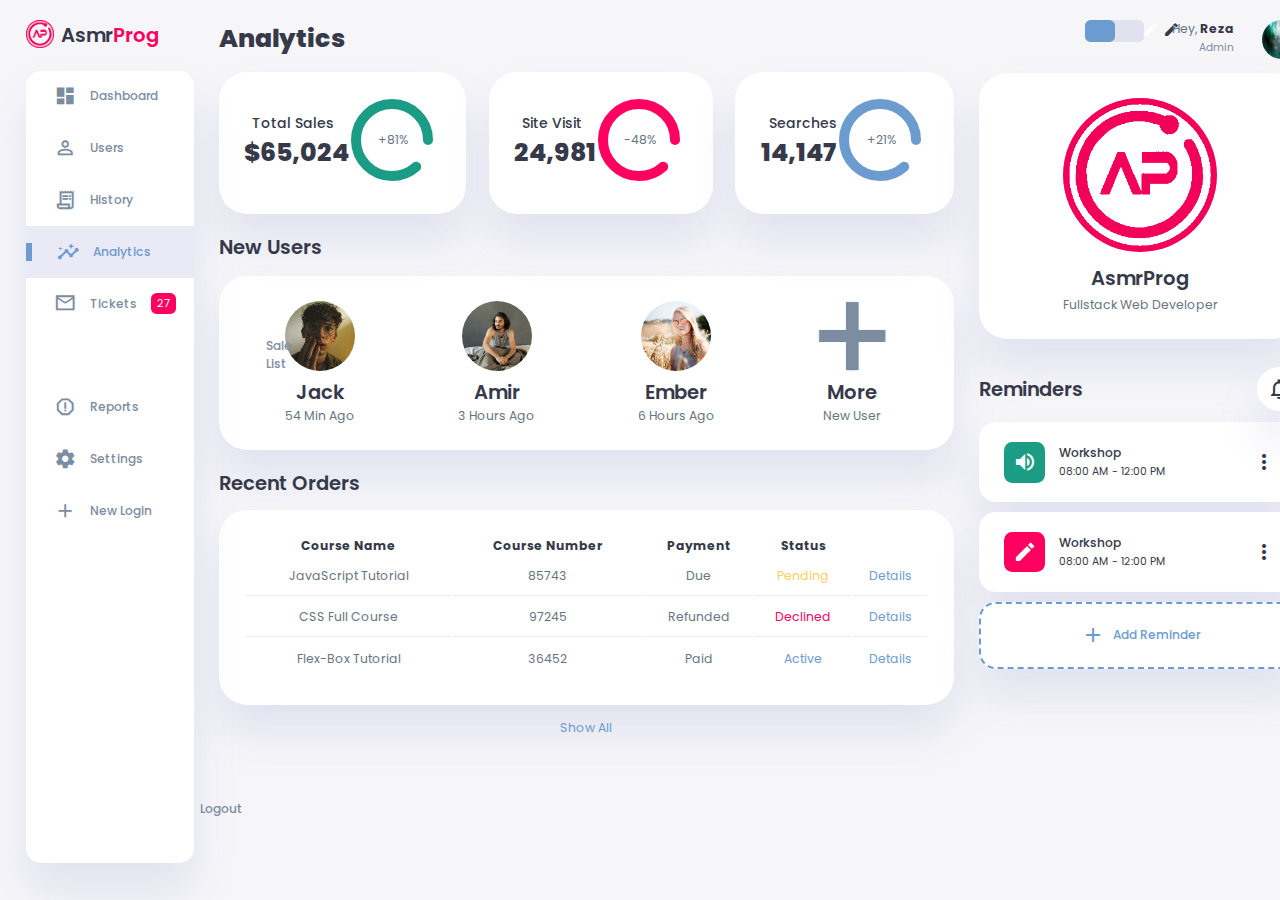
<file: Admin-Dashboard/index.html>
<!DOCTYPE html>
<html lang="en">

<head>
    <meta charset="UTF-8">
    <meta name="viewport" content="width=device-width, initial-scale=1.0">
    <link href="https://fonts.googleapis.com/icon?family=Material+Icons+Sharp" rel="stylesheet">
    <link rel="stylesheet" href="style.css">
    <title>Responsive Dashboard Design #1 | AsmrProg</title>
</head>

<body>

    <div class="container">
        <!-- Sidebar Section -->
        <aside>
            <div class="toggle">
                <div class="logo">
                    <img src="images/logo.png">
                    <h2>Asmr<span class="danger">Prog</span></h2>
                </div>
                <div class="close" id="close-btn">
                    <span class="material-icons-sharp">
                        close
                    </span>
                </div>
            </div>

            <div class="sidebar">
                <a href="#">
                    <span class="material-icons-sharp">
                        dashboard
                    </span>
                    <h3>Dashboard</h3>
                </a>
                <a href="#">
                    <span class="material-icons-sharp">
                        person_outline
                    </span>
                    <h3>Users</h3>
                </a>
                <a href="#">
                    <span class="material-icons-sharp">
                        receipt_long
                    </span>
                    <h3>History</h3>
                </a>
                <a href="#" class="active">
                    <span class="material-icons-sharp">
                        insights
                    </span>
                    <h3>Analytics</h3>
                </a>
                <a href="#">
                    <span class="material-icons-sharp">
                        mail_outline
                    </span>
                    <h3>Tickets</h3>
                    <span class="message-count">27</span>
                </a>
                <a href="#">
                    <span class="material-icons-sharp">
                        inventory
                    </span>
                    <h3>Sale List</h3>
                </a>
                <a href="#">
                    <span class="material-icons-sharp">
                        report_gmailerrorred
                    </span>
                    <h3>Reports</h3>
                </a>
                <a href="#">
                    <span class="material-icons-sharp">
                        settings
                    </span>
                    <h3>Settings</h3>
                </a>
                <a href="#">
                    <span class="material-icons-sharp">
                        add
                    </span>
                    <h3>New Login</h3>
                </a>
                <a href="#">
                    <span class="material-icons-sharp">
                        logout
                    </span>
                    <h3>Logout</h3>
                </a>
            </div>
        </aside>
        <!-- End of Sidebar Section -->

        <!-- Main Content -->
        <main>
            <h1>Analytics</h1>
            <!-- Analyses -->
            <div class="analyse">
                <div class="sales">
                    <div class="status">
                        <div class="info">
                            <h3>Total Sales</h3>
                            <h1>$65,024</h1>
                        </div>
                        <div class="progresss">
                            <svg>
                                <circle cx="38" cy="38" r="36"></circle>
                            </svg>
                            <div class="percentage">
                                <p>+81%</p>
                            </div>
                        </div>
                    </div>
                </div>
                <div class="visits">
                    <div class="status">
                        <div class="info">
                            <h3>Site Visit</h3>
                            <h1>24,981</h1>
                        </div>
                        <div class="progresss">
                            <svg>
                                <circle cx="38" cy="38" r="36"></circle>
                            </svg>
                            <div class="percentage">
                                <p>-48%</p>
                            </div>
                        </div>
                    </div>
                </div>
                <div class="searches">
                    <div class="status">
                        <div class="info">
                            <h3>Searches</h3>
                            <h1>14,147</h1>
                        </div>
                        <div class="progresss">
                            <svg>
                                <circle cx="38" cy="38" r="36"></circle>
                            </svg>
                            <div class="percentage">
                                <p>+21%</p>
                            </div>
                        </div>
                    </div>
                </div>
            </div>
            <!-- End of Analyses -->

            <!-- New Users Section -->
            <div class="new-users">
                <h2>New Users</h2>
                <div class="user-list">
                    <div class="user">
                        <img src="images/profile-2.jpg">
                        <h2>Jack</h2>
                        <p>54 Min Ago</p>
                    </div>
                    <div class="user">
                        <img src="images/profile-3.jpg">
                        <h2>Amir</h2>
                        <p>3 Hours Ago</p>
                    </div>
                    <div class="user">
                        <img src="images/profile-4.jpg">
                        <h2>Ember</h2>
                        <p>6 Hours Ago</p>
                    </div>
                    <div class="user">
                        <img src="images/plus.png">
                        <h2>More</h2>
                        <p>New User</p>
                    </div>
                </div>
            </div>
            <!-- End of New Users Section -->

            <!-- Recent Orders Table -->
            <div class="recent-orders">
                <h2>Recent Orders</h2>
                <table>
                    <thead>
                        <tr>
                            <th>Course Name</th>
                            <th>Course Number</th>
                            <th>Payment</th>
                            <th>Status</th>
                            <th></th>
                        </tr>
                    </thead>
                    <tbody></tbody>
                </table>
                <a href="#">Show All</a>
            </div>
            <!-- End of Recent Orders -->

        </main>
        <!-- End of Main Content -->

        <!-- Right Section -->
        <div class="right-section">
            <div class="nav">
                <button id="menu-btn">
                    <span class="material-icons-sharp">
                        menu
                    </span>
                </button>
                <div class="dark-mode">
                    <span class="material-icons-sharp active">
                        light_mode
                    </span>
                    <span class="material-icons-sharp">
                        dark_mode
                    </span>
                </div>

                <div class="profile">
                    <div class="info">
                        <p>Hey, <b>Reza</b></p>
                        <small class="text-muted">Admin</small>
                    </div>
                    <div class="profile-photo">
                        <img src="images/profile-1.jpg">
                    </div>
                </div>

            </div>
            <!-- End of Nav -->

            <div class="user-profile">
                <div class="logo">
                    <img src="images/logo.png">
                    <h2>AsmrProg</h2>
                    <p>Fullstack Web Developer</p>
                </div>
            </div>

            <div class="reminders">
                <div class="header">
                    <h2>Reminders</h2>
                    <span class="material-icons-sharp">
                        notifications_none
                    </span>
                </div>

                <div class="notification">
                    <div class="icon">
                        <span class="material-icons-sharp">
                            volume_up
                        </span>
                    </div>
                    <div class="content">
                        <div class="info">
                            <h3>Workshop</h3>
                            <small class="text_muted">
                                08:00 AM - 12:00 PM
                            </small>
                        </div>
                        <span class="material-icons-sharp">
                            more_vert
                        </span>
                    </div>
                </div>

                <div class="notification deactive">
                    <div class="icon">
                        <span class="material-icons-sharp">
                            edit
                        </span>
                    </div>
                    <div class="content">
                        <div class="info">
                            <h3>Workshop</h3>
                            <small class="text_muted">
                                08:00 AM - 12:00 PM
                            </small>
                        </div>
                        <span class="material-icons-sharp">
                            more_vert
                        </span>
                    </div>
                </div>

                <div class="notification add-reminder">
                    <div>
                        <span class="material-icons-sharp">
                            add
                        </span>
                        <h3>Add Reminder</h3>
                    </div>
                </div>

            </div>

        </div>


    </div>

    <script src="orders.js"></script>
    <script src="index.js"></script>
</body>

</html>
</file>
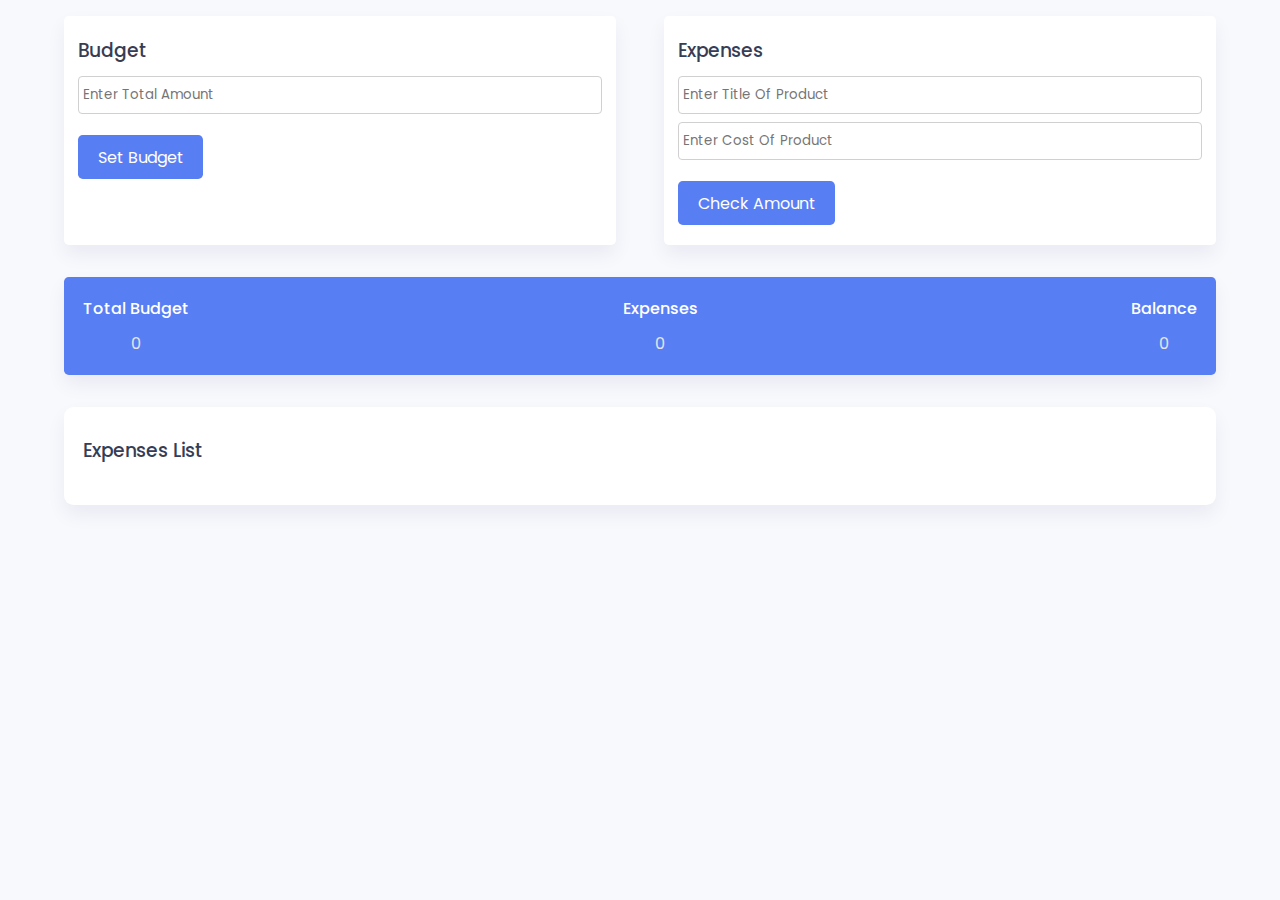
<file: Budget App/index.html>
<!DOCTYPE html>
<html lang="en">

<head>
    <meta charset="UTF-8">
    <meta http-equiv="X-UA-Compatible" content="IE=edge">
    <meta name="viewport" content="width=device-width, initial-scale=1.0">
    <link rel="stylesheet" href="https://cdnjs.cloudflare.com/ajax/libs/font-awesome/6.3.0/css/all.min.css">
    <link rel="stylesheet" href="style.css">
    <title>Day #18 - Budget App | AsmrProg</title>
</head>

<body>

    <div class="wrapper">
        <div class="container">
            <div class="sub-container">
                <div class="total-amount-container">
                    <h3>Budget</h3>
                    <p class="hide error" id="budget-error">
                        Value cannot be empty or negative
                    </p>
                    <input type="number" id="total-amount" placeholder="Enter Total Amount">
                    <button class="submit" id="total-amount-button">
                        Set Budget
                    </button>
                </div>

                <div class="user-amount-container">
                    <h3>Expenses</h3>
                    <p class="hide error" id="product-title-error">
                        Values cannot be empty
                    </p>
                    <input type="text" class="product-title" id="product-title" placeholder="Enter Title Of Product">
                    <input type="number" id="user-amount" placeholder="Enter Cost Of Product">
                    <button class="submit" id="check-amount">Check Amount</button>
                </div>
            </div>

            <div class="output-container flex-space">
                <div>
                    <p>Total Budget</p>
                    <span id="amount">
                        0
                    </span>
                </div>
                <div>
                    <p>Expenses</p>
                    <span id="expenditure-value">
                        0
                    </span>
                </div>
                <div>
                    <p>Balance</p>
                    <span id="balance-amount">
                        0
                    </span>
                </div>
            </div>
        </div>

        <div class="list">
            <h3>Expenses List</h3>
            <div class="list-container" id="list"></div>
        </div>

    </div>


    <script src="index.js"></script>
</body>

</html>
</file>
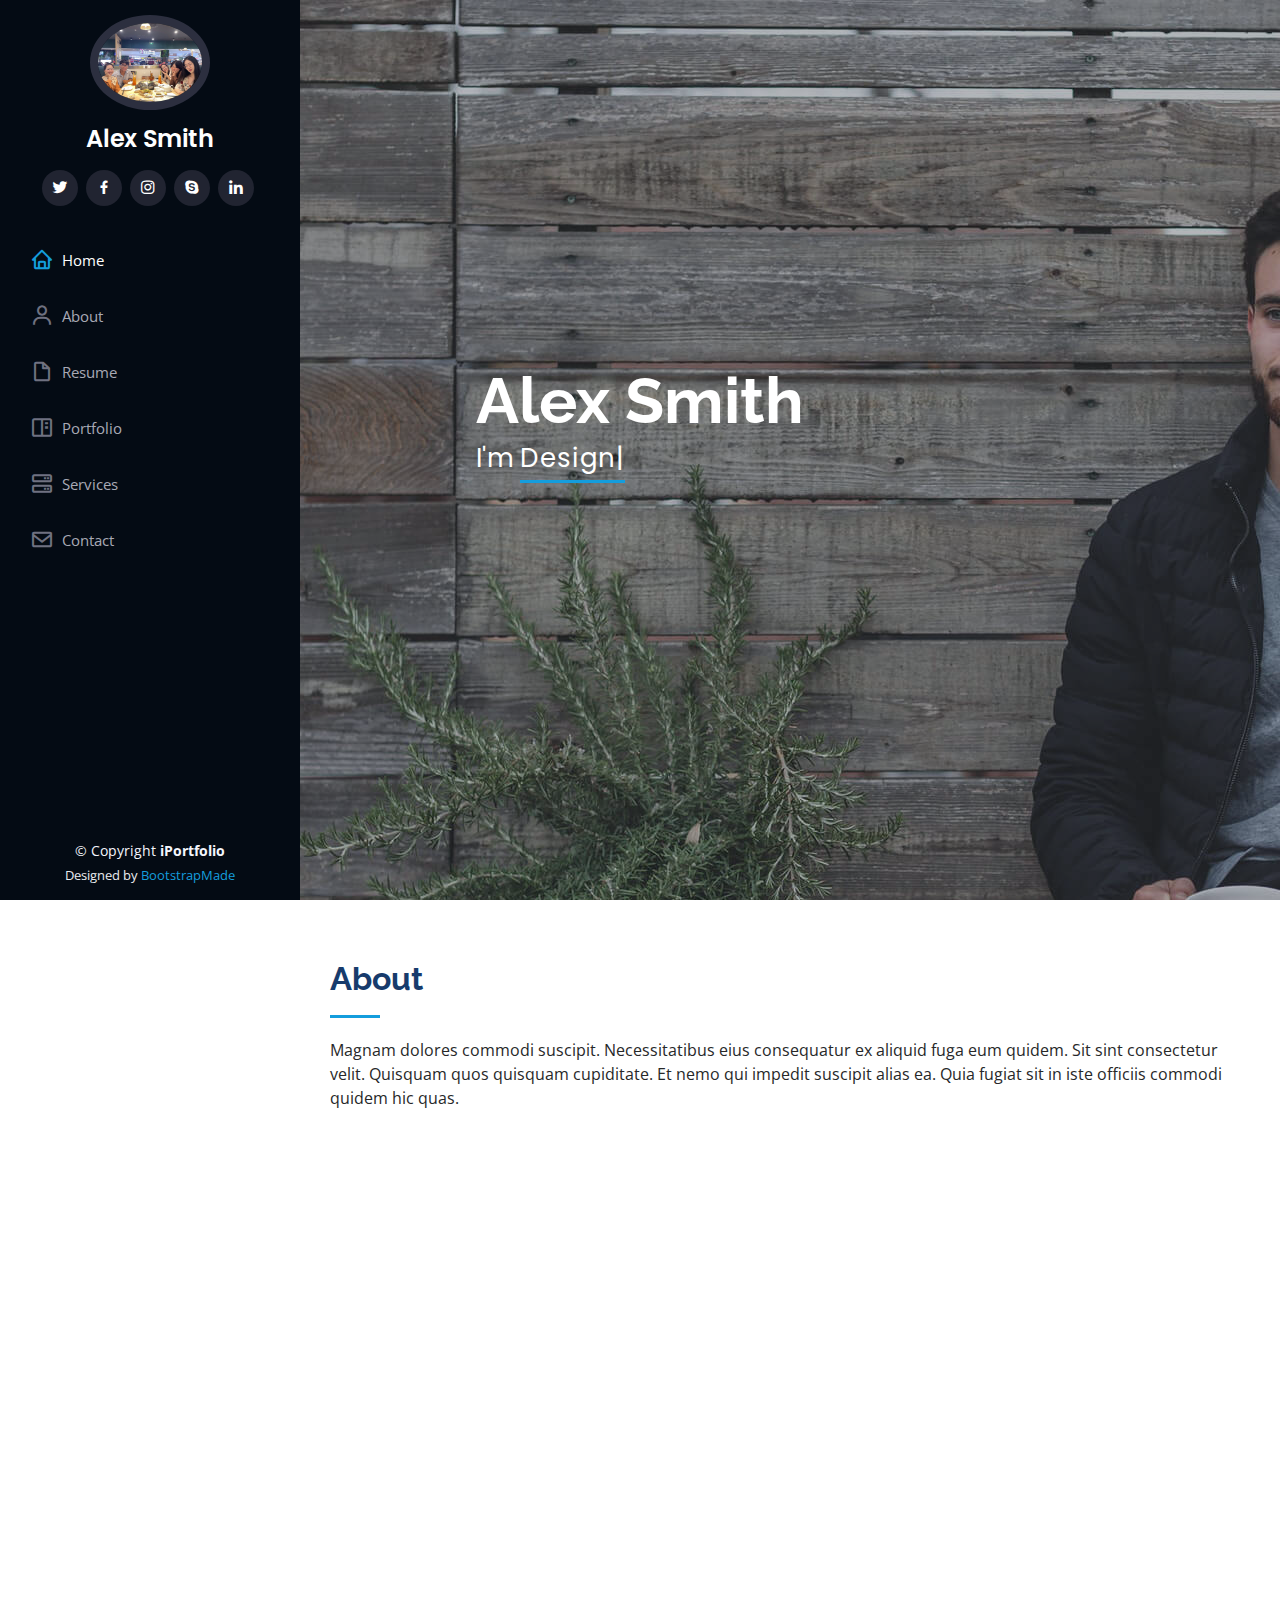
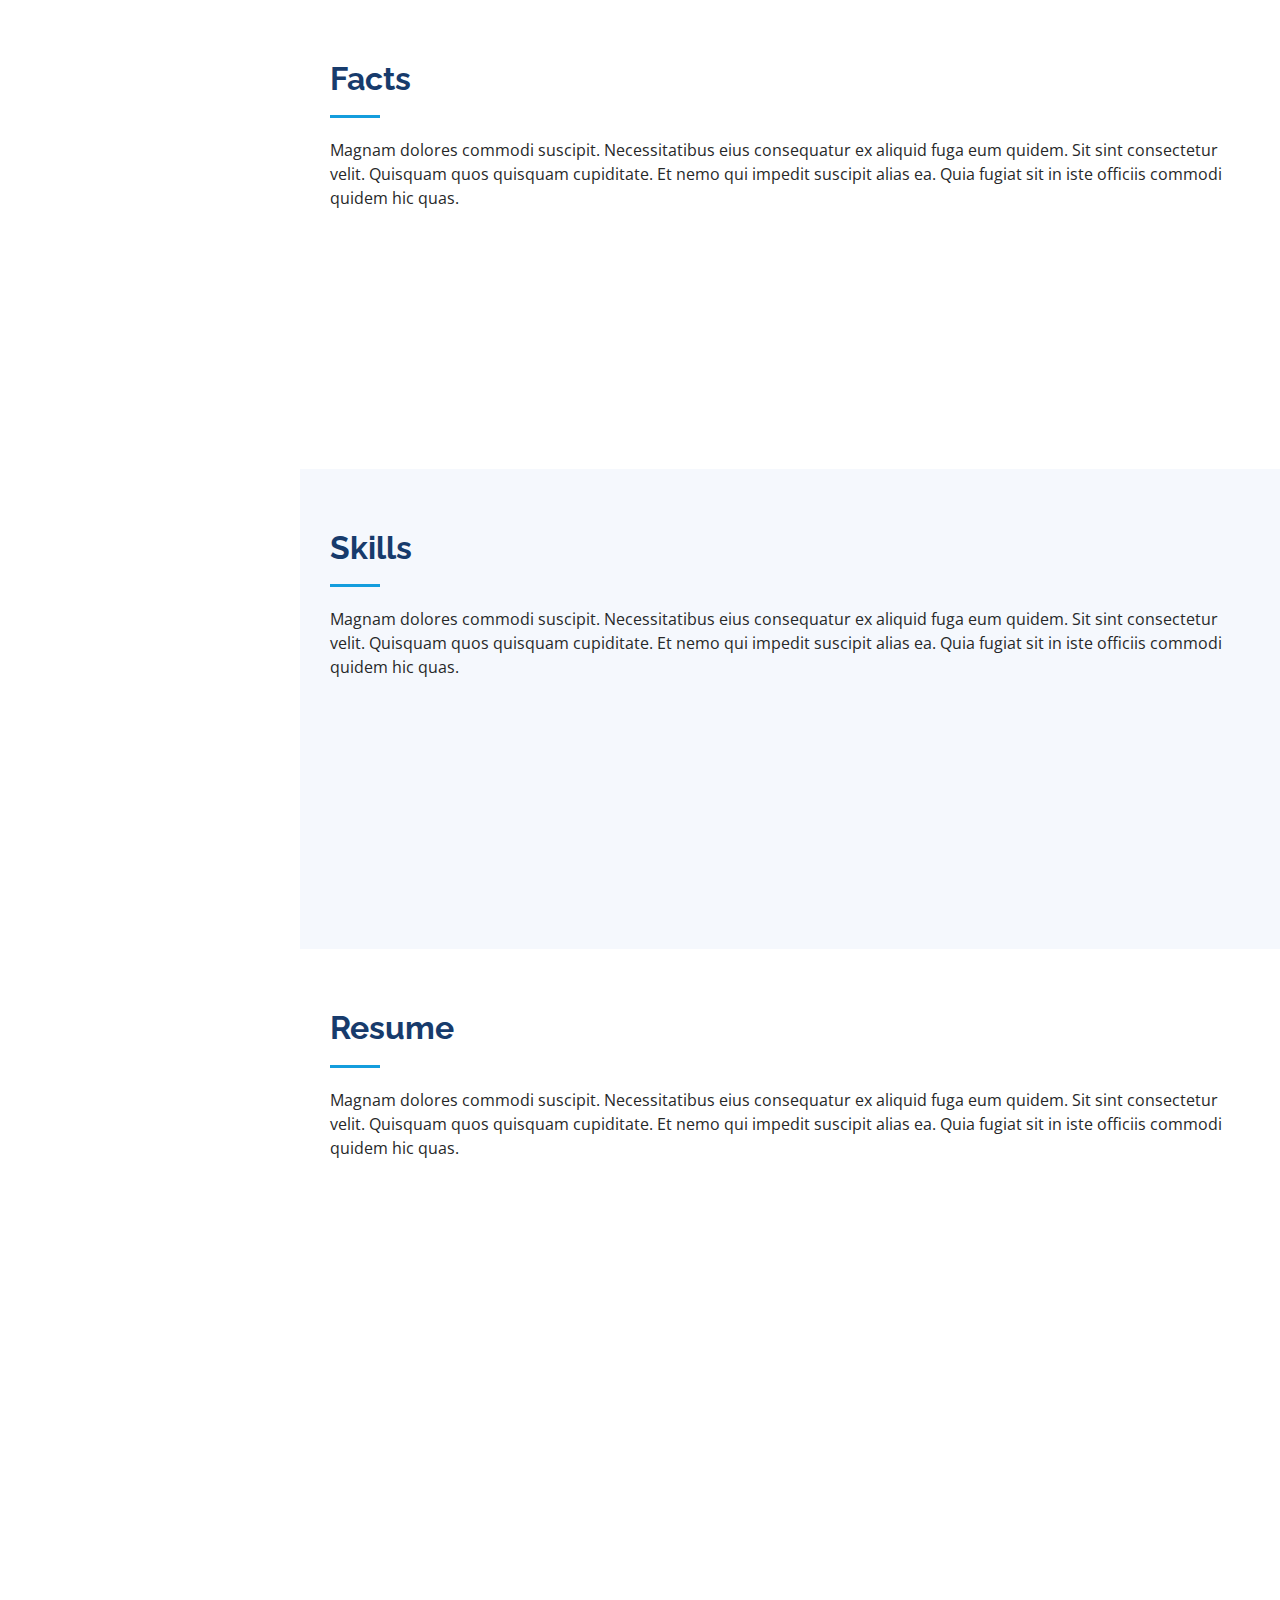
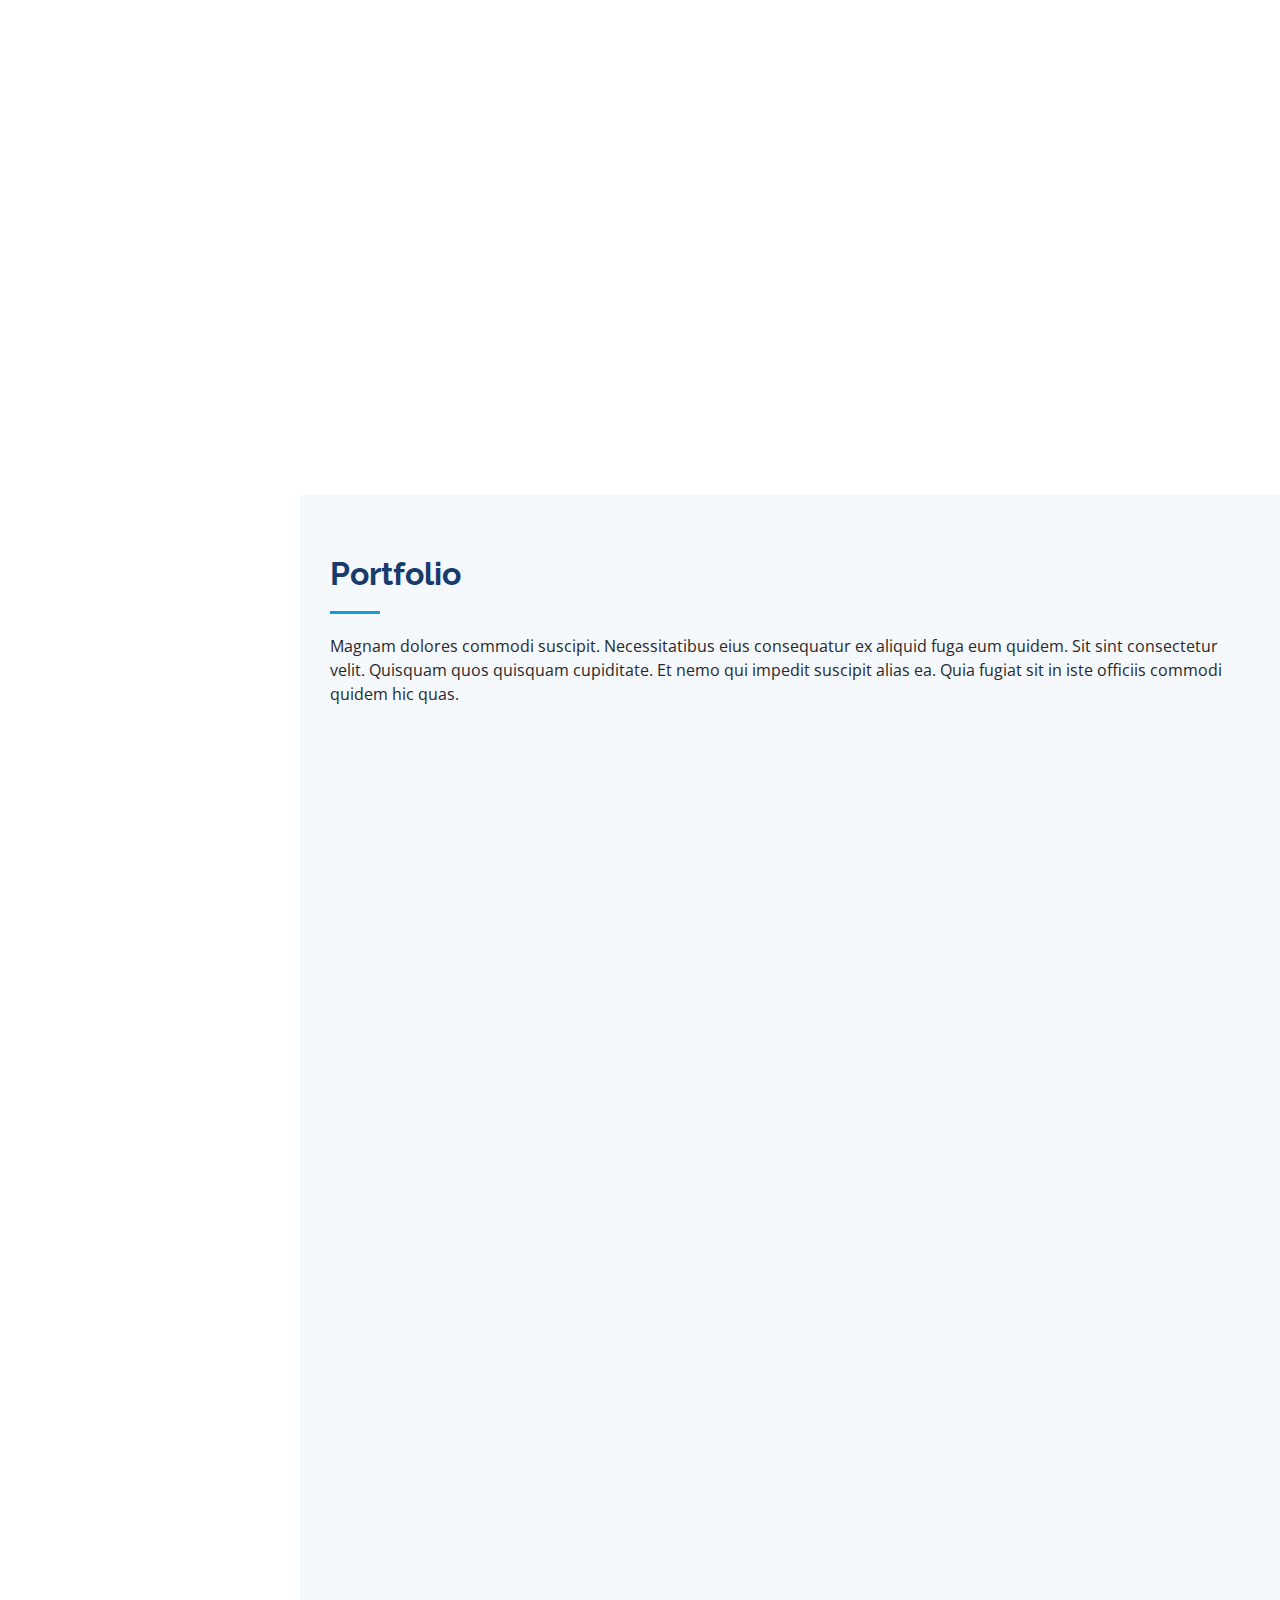
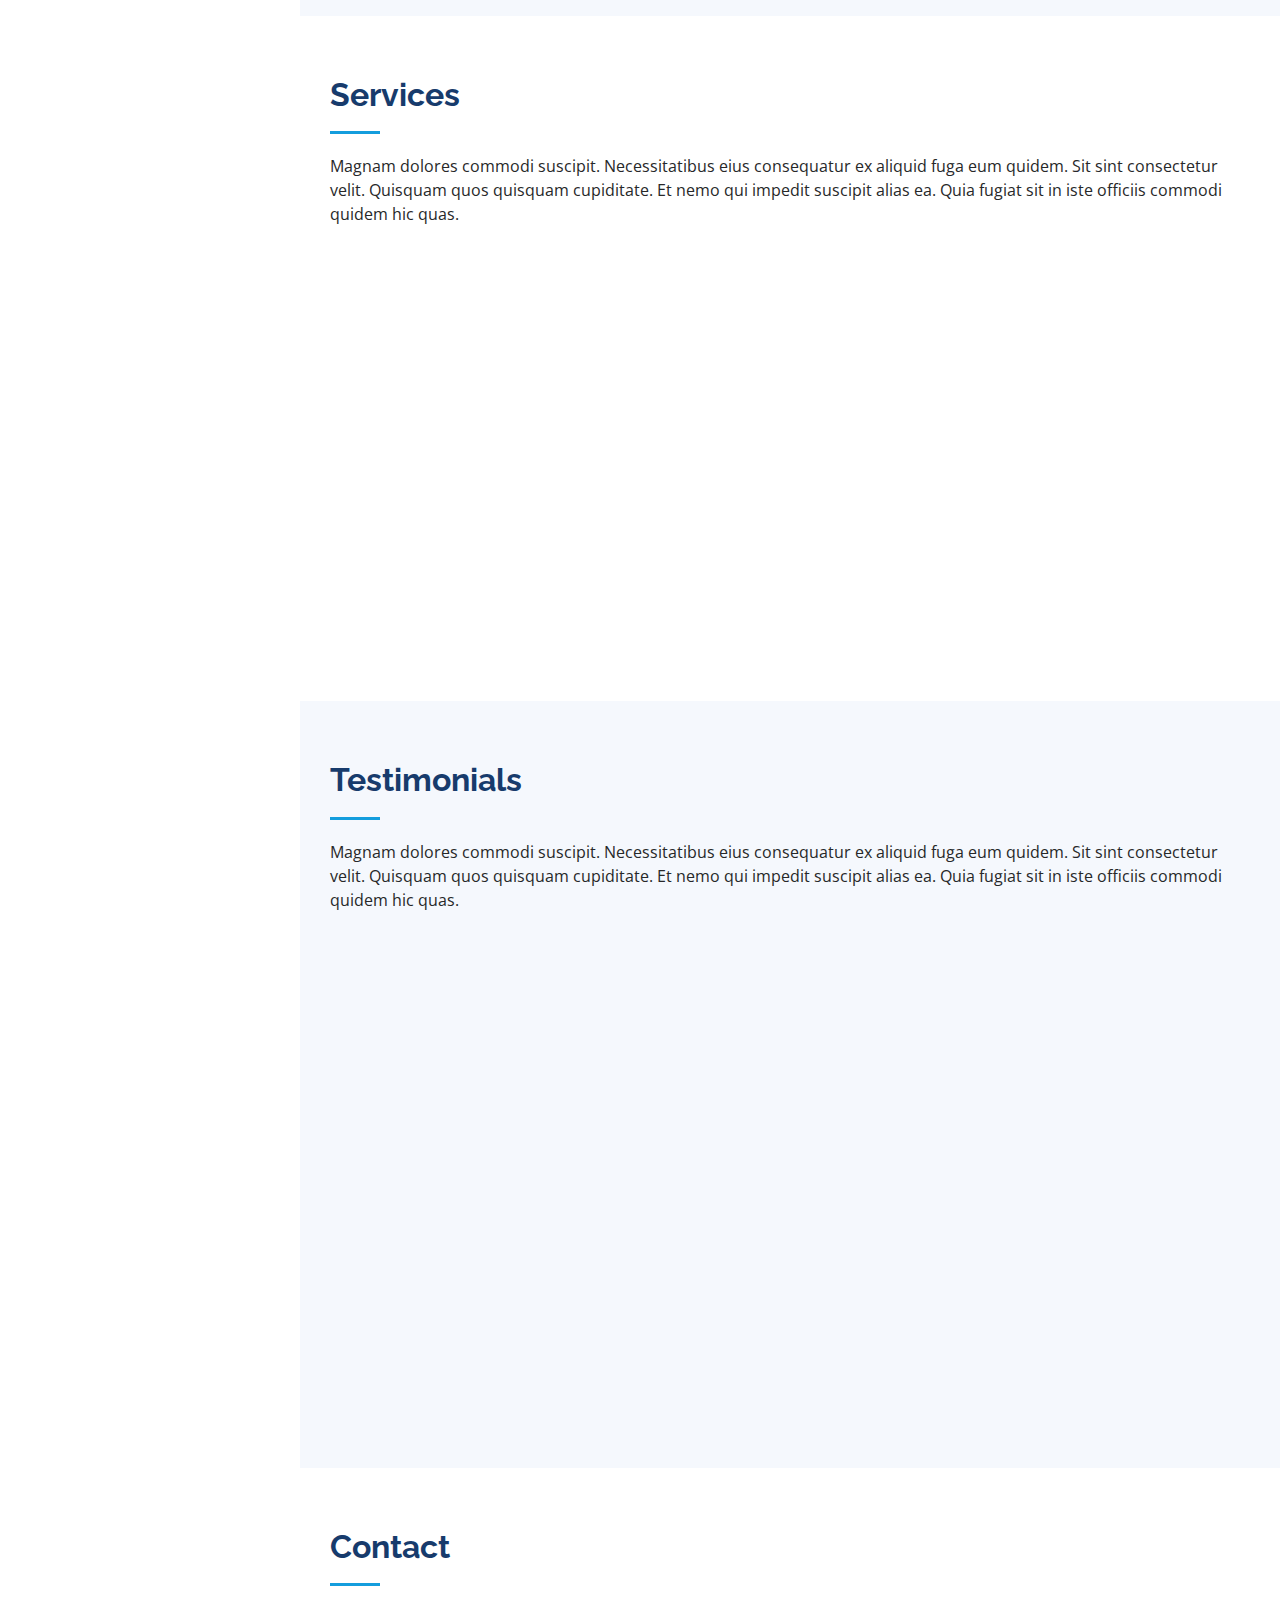
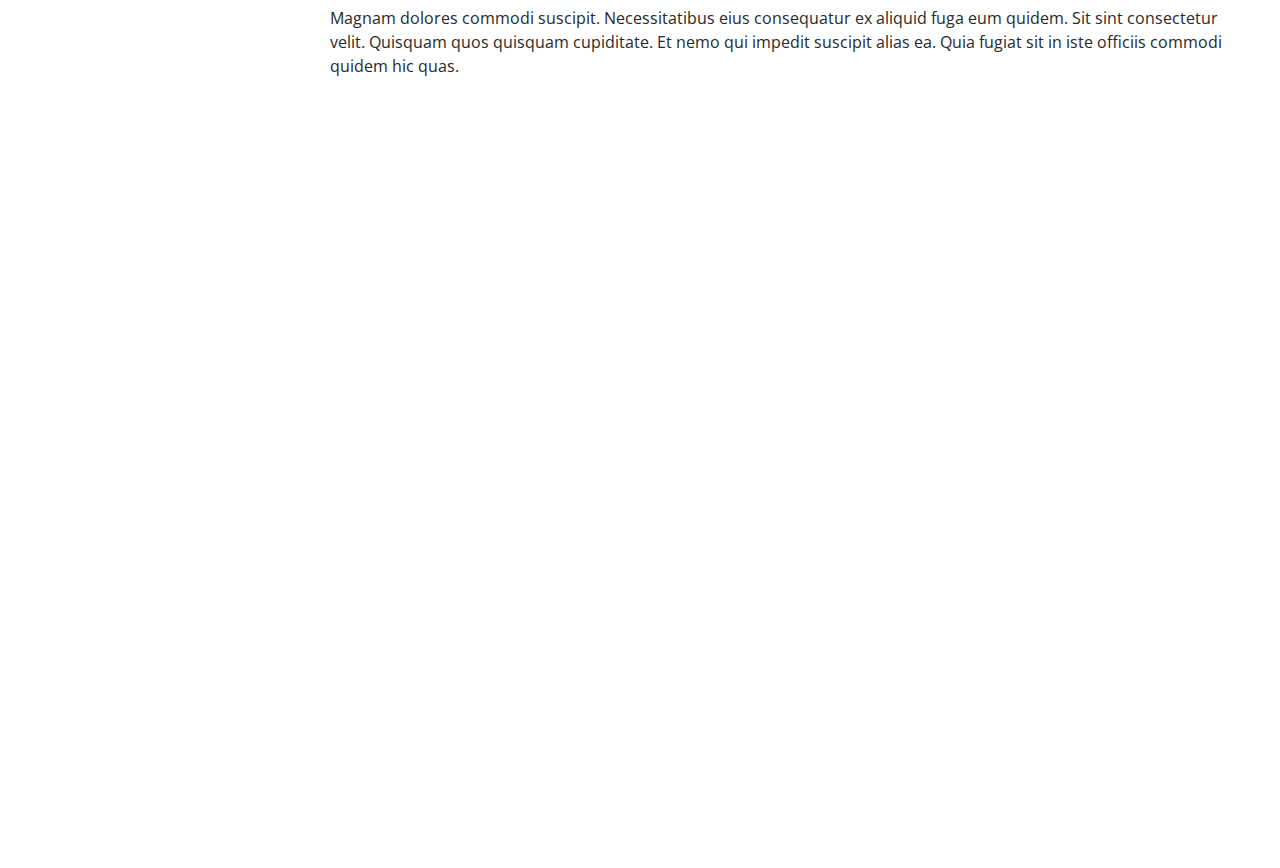
<file: iPortfolio/index.html>
<!DOCTYPE html>
<html lang="en">

<head>
  <meta charset="utf-8">
  <meta content="width=device-width, initial-scale=1.0" name="viewport">

  <title>iPortfolio Bootstrap Template - Index</title>
  <meta content="" name="description">
  <meta content="" name="keywords">
  <!-- Favicons -->
  <link href="assets/img/favicon.png" rel="icon">
  <link href="assets/img/apple-touch-icon.png" rel="apple-touch-icon">
  <!-- Google Fonts -->
  <link href="https://fonts.googleapis.com/css?family=Open+Sans:300,300i,400,400i,600,600i,700,700i|Raleway:300,300i,400,400i,500,500i,600,600i,700,700i|Poppins:300,300i,400,400i,500,500i,600,600i,700,700i" rel="stylesheet">

  <!-- Vendor CSS Files -->
  <link href="assets/vendor/aos/aos.css" rel="stylesheet">
  <link href="assets/vendor/bootstrap/css/bootstrap.min.css" rel="stylesheet">
  <link href="assets/vendor/bootstrap-icons/bootstrap-icons.css" rel="stylesheet">
  <link href="assets/vendor/boxicons/css/boxicons.min.css" rel="stylesheet">
  <link href="assets/vendor/glightbox/css/glightbox.min.css" rel="stylesheet">
  <link href="assets/vendor/swiper/swiper-bundle.min.css" rel="stylesheet">

  <!-- Template Main CSS File -->
  <link href="assets/css/style.css" rel="stylesheet">

  <!-- =======================================================
  * Template Name: iPortfolio
  * Updated: May 30 2023 with Bootstrap v5.3.0
  * Template URL: https://bootstrapmade.com/iportfolio-bootstrap-portfolio-websites-template/
  * Author: BootstrapMade.com
  * License: https://bootstrapmade.com/license/
  ======================================================== -->
</head>

<body>
  <!-- ======= Mobile nav toggle button ======= -->
  <i class="bi bi-list mobile-nav-toggle d-xl-none"></i>

  <!-- ======= Header ======= -->
  <header id="header">
    <div class="d-flex flex-column">

      <div class="profile">
        <img src="assets/img/UBAM8907.JPG" alt="" class="img-fluid rounded-circle">
        <h1 class="text-light"><a href="index.html">Alex Smith</a></h1>
        <div class="social-links mt-3 text-center">
          <a href="#" class="twitter"><i class="bx bxl-twitter"></i></a>
          <a href="#" class="facebook"><i class="bx bxl-facebook"></i></a>
          <a href="#" class="instagram"><i class="bx bxl-instagram"></i></a>
          <a href="#" class="google-plus"><i class="bx bxl-skype"></i></a>
          <a href="#" class="linkedin"><i class="bx bxl-linkedin"></i></a>
        </div>
      </div>

      <nav id="navbar" class="nav-menu navbar">
        <ul>
          <li><a href="#hero" class="nav-link scrollto active"><i class="bx bx-home"></i> <span>Home</span></a></li>
          <li><a href="#about" class="nav-link scrollto"><i class="bx bx-user"></i> <span>About</span></a></li>
          <li><a href="#resume" class="nav-link scrollto"><i class="bx bx-file-blank"></i> <span>Resume</span></a></li>
          <li><a href="#portfolio" class="nav-link scrollto"><i class="bx bx-book-content"></i> <span>Portfolio</span></a></li>
          <li><a href="#services" class="nav-link scrollto"><i class="bx bx-server"></i> <span>Services</span></a></li>
          <li><a href="#contact" class="nav-link scrollto"><i class="bx bx-envelope"></i> <span>Contact</span></a></li>
        </ul>
      </nav><!-- .nav-menu -->
    </div>
  </header><!-- End Header -->

  <!-- ======= Hero Section ======= -->
  <section id="hero" class="d-flex flex-column justify-content-center align-items-center">
    <div class="hero-container" data-aos="fade-in">
      <h1>Alex Smith</h1>
      <p>I'm <span class="typed" data-typed-items="Designer, Developer, Freelancer, Photographer"></span></p>
    </div>
  </section><!-- End Hero -->

  <main id="main">

    <!-- ======= About Section ======= -->
    <section id="about" class="about">
      <div class="container">

        <div class="section-title">
          <h2>About</h2>
          <p>Magnam dolores commodi suscipit. Necessitatibus eius consequatur ex aliquid fuga eum quidem. Sit sint consectetur velit. Quisquam quos quisquam cupiditate. Et nemo qui impedit suscipit alias ea. Quia fugiat sit in iste officiis commodi quidem hic quas.</p>
        </div>

        <div class="row">
          <div class="col-lg-4" data-aos="fade-right">
            <img src="assets/img/UBAM8907.JPG" class="img-fluid" alt="">
          </div>
          <div class="col-lg-8 pt-4 pt-lg-0 content" data-aos="fade-left">
            <h3>UI/UX Designer &amp; Web Developer.</h3>
            <p class="fst-italic">
              Lorem ipsum dolor sit amet, consectetur adipiscing elit, sed do eiusmod tempor incididunt ut labore et dolore
              magna aliqua.
            </p>
            <div class="row">
              <div class="col-lg-6">
                <ul>
                  <li><i class="bi bi-chevron-right"></i> <strong>Birthday:</strong> <span>1 May 1995</span></li>
                  <li><i class="bi bi-chevron-right"></i> <strong>Website:</strong> <span>www.example.com</span></li>
                  <li><i class="bi bi-chevron-right"></i> <strong>Phone:</strong> <span>+123 456 7890</span></li>
                  <li><i class="bi bi-chevron-right"></i> <strong>City:</strong> <span>New York, USA</span></li>
                </ul>
              </div>
              <div class="col-lg-6">
                <ul>
                  <li><i class="bi bi-chevron-right"></i> <strong>Age:</strong> <span>30</span></li>
                  <li><i class="bi bi-chevron-right"></i> <strong>Degree:</strong> <span>Master</span></li>
                  <li><i class="bi bi-chevron-right"></i> <strong>PhEmailone:</strong> <span>email@example.com</span></li>
                  <li><i class="bi bi-chevron-right"></i> <strong>Freelance:</strong> <span>Available</span></li>
                </ul>
              </div>
            </div>
            <p>
              Officiis eligendi itaque labore et dolorum mollitia officiis optio vero. Quisquam sunt adipisci omnis et ut. Nulla accusantium dolor incidunt officia tempore. Et eius omnis.
              Cupiditate ut dicta maxime officiis quidem quia. Sed et consectetur qui quia repellendus itaque neque. Aliquid amet quidem ut quaerat cupiditate. Ab et eum qui repellendus omnis culpa magni laudantium dolores.
            </p>
          </div>
        </div>

      </div>
    </section><!-- End About Section -->

    <!-- ======= Facts Section ======= -->
    <section id="facts" class="facts">
      <div class="container">

        <div class="section-title">
          <h2>Facts</h2>
          <p>Magnam dolores commodi suscipit. Necessitatibus eius consequatur ex aliquid fuga eum quidem. Sit sint consectetur velit. Quisquam quos quisquam cupiditate. Et nemo qui impedit suscipit alias ea. Quia fugiat sit in iste officiis commodi quidem hic quas.</p>
        </div>

        <div class="row no-gutters">

          <div class="col-lg-3 col-md-6 d-md-flex align-items-md-stretch" data-aos="fade-up">
            <div class="count-box">
              <i class="bi bi-emoji-smile"></i>
              <span data-purecounter-start="0" data-purecounter-end="232" data-purecounter-duration="1" class="purecounter"></span>
              <p><strong>Happy Clients</strong> consequuntur quae</p>
            </div>
          </div>

          <div class="col-lg-3 col-md-6 d-md-flex align-items-md-stretch" data-aos="fade-up" data-aos-delay="100">
            <div class="count-box">
              <i class="bi bi-journal-richtext"></i>
              <span data-purecounter-start="0" data-purecounter-end="521" data-purecounter-duration="1" class="purecounter"></span>
              <p><strong>Projects</strong> adipisci atque cum quia aut</p>
            </div>
          </div>

          <div class="col-lg-3 col-md-6 d-md-flex align-items-md-stretch" data-aos="fade-up" data-aos-delay="200">
            <div class="count-box">
              <i class="bi bi-headset"></i>
              <span data-purecounter-start="0" data-purecounter-end="1453" data-purecounter-duration="1" class="purecounter"></span>
              <p><strong>Hours Of Support</strong> aut commodi quaerat</p>
            </div>
          </div>

          <div class="col-lg-3 col-md-6 d-md-flex align-items-md-stretch" data-aos="fade-up" data-aos-delay="300">
            <div class="count-box">
              <i class="bi bi-people"></i>
              <span data-purecounter-start="0" data-purecounter-end="32" data-purecounter-duration="1" class="purecounter"></span>
              <p><strong>Hard Workers</strong> rerum asperiores dolor</p>
            </div>
          </div>

        </div>

      </div>
    </section><!-- End Facts Section -->

    <!-- ======= Skills Section ======= -->
    <section id="skills" class="skills section-bg">
      <div class="container">

        <div class="section-title">
          <h2>Skills</h2>
          <p>Magnam dolores commodi suscipit. Necessitatibus eius consequatur ex aliquid fuga eum quidem. Sit sint consectetur velit. Quisquam quos quisquam cupiditate. Et nemo qui impedit suscipit alias ea. Quia fugiat sit in iste officiis commodi quidem hic quas.</p>
        </div>

        <div class="row skills-content">

          <div class="col-lg-6" data-aos="fade-up">

            <div class="progress">
              <span class="skill">HTML <i class="val">100%</i></span>
              <div class="progress-bar-wrap">
                <div class="progress-bar" role="progressbar" aria-valuenow="100" aria-valuemin="0" aria-valuemax="100"></div>
              </div>
            </div>

            <div class="progress">
              <span class="skill">CSS <i class="val">90%</i></span>
              <div class="progress-bar-wrap">
                <div class="progress-bar" role="progressbar" aria-valuenow="90" aria-valuemin="0" aria-valuemax="100"></div>
              </div>
            </div>

            <div class="progress">
              <span class="skill">JavaScript <i class="val">75%</i></span>
              <div class="progress-bar-wrap">
                <div class="progress-bar" role="progressbar" aria-valuenow="75" aria-valuemin="0" aria-valuemax="100"></div>
              </div>
            </div>

          </div>

          <div class="col-lg-6" data-aos="fade-up" data-aos-delay="100">

            <div class="progress">
              <span class="skill">PHP <i class="val">80%</i></span>
              <div class="progress-bar-wrap">
                <div class="progress-bar" role="progressbar" aria-valuenow="80" aria-valuemin="0" aria-valuemax="100"></div>
              </div>
            </div>

            <div class="progress">
              <span class="skill">WordPress/CMS <i class="val">90%</i></span>
              <div class="progress-bar-wrap">
                <div class="progress-bar" role="progressbar" aria-valuenow="90" aria-valuemin="0" aria-valuemax="100"></div>
              </div>
            </div>

            <div class="progress">
              <span class="skill">Photoshop <i class="val">55%</i></span>
              <div class="progress-bar-wrap">
                <div class="progress-bar" role="progressbar" aria-valuenow="55" aria-valuemin="0" aria-valuemax="100"></div>
              </div>
            </div>

          </div>

        </div>

      </div>
    </section><!-- End Skills Section -->

    <!-- ======= Resume Section ======= -->
    <section id="resume" class="resume">
      <div class="container">

        <div class="section-title">
          <h2>Resume</h2>
          <p>Magnam dolores commodi suscipit. Necessitatibus eius consequatur ex aliquid fuga eum quidem. Sit sint consectetur velit. Quisquam quos quisquam cupiditate. Et nemo qui impedit suscipit alias ea. Quia fugiat sit in iste officiis commodi quidem hic quas.</p>
        </div>

        <div class="row">
          <div class="col-lg-6" data-aos="fade-up">
            <h3 class="resume-title">Sumary</h3>
            <div class="resume-item pb-0">
              <h4>Alex Smith</h4>
              <p><em>Innovative and deadline-driven Graphic Designer with 3+ years of experience designing and developing user-centered digital/print marketing material from initial concept to final, polished deliverable.</em></p>
              <ul>
                <li>Portland par 127,Orlando, FL</li>
                <li>(123) 456-7891</li>
                <li>alice.barkley@example.com</li>
              </ul>
            </div>

            <h3 class="resume-title">Education</h3>
            <div class="resume-item">
              <h4>Master of Fine Arts &amp; Graphic Design</h4>
              <h5>2015 - 2016</h5>
              <p><em>Rochester Institute of Technology, Rochester, NY</em></p>
              <p>Qui deserunt veniam. Et sed aliquam labore tempore sed quisquam iusto autem sit. Ea vero voluptatum qui ut dignissimos deleniti nerada porti sand markend</p>
            </div>
            <div class="resume-item">
              <h4>Bachelor of Fine Arts &amp; Graphic Design</h4>
              <h5>2010 - 2014</h5>
              <p><em>Rochester Institute of Technology, Rochester, NY</em></p>
              <p>Quia nobis sequi est occaecati aut. Repudiandae et iusto quae reiciendis et quis Eius vel ratione eius unde vitae rerum voluptates asperiores voluptatem Earum molestiae consequatur neque etlon sader mart dila</p>
            </div>
          </div>
          <div class="col-lg-6" data-aos="fade-up" data-aos-delay="100">
            <h3 class="resume-title">Professional Experience</h3>
            <div class="resume-item">
              <h4>Senior graphic design specialist</h4>
              <h5>2019 - Present</h5>
              <p><em>Experion, New York, NY </em></p>
              <ul>
                <li>Lead in the design, development, and implementation of the graphic, layout, and production communication materials</li>
                <li>Delegate tasks to the 7 members of the design team and provide counsel on all aspects of the project. </li>
                <li>Supervise the assessment of all graphic materials in order to ensure quality and accuracy of the design</li>
                <li>Oversee the efficient use of production project budgets ranging from $2,000 - $25,000</li>
              </ul>
            </div>
            <div class="resume-item">
              <h4>Graphic design specialist</h4>
              <h5>2017 - 2018</h5>
              <p><em>Stepping Stone Advertising, New York, NY</em></p>
              <ul>
                <li>Developed numerous marketing programs (logos, brochures,infographics, presentations, and advertisements).</li>
                <li>Managed up to 5 projects or tasks at a given time while under pressure</li>
                <li>Recommended and consulted with clients on the most appropriate graphic design</li>
                <li>Created 4+ design presentations and proposals a month for clients and account managers</li>
              </ul>
            </div>
          </div>
        </div>

      </div>
    </section><!-- End Resume Section -->

    <!-- ======= Portfolio Section ======= -->
    <section id="portfolio" class="portfolio section-bg">
      <div class="container">

        <div class="section-title">
          <h2>Portfolio</h2>
          <p>Magnam dolores commodi suscipit. Necessitatibus eius consequatur ex aliquid fuga eum quidem. Sit sint consectetur velit. Quisquam quos quisquam cupiditate. Et nemo qui impedit suscipit alias ea. Quia fugiat sit in iste officiis commodi quidem hic quas.</p>
        </div>

        <div class="row" data-aos="fade-up">
          <div class="col-lg-12 d-flex justify-content-center">
            <ul id="portfolio-flters">
              <li data-filter="*" class="filter-active">All</li>
              <li data-filter=".filter-app">App</li>
              <li data-filter=".filter-card">Card</li>
              <li data-filter=".filter-web">Web</li>
            </ul>
          </div>
        </div>

        <div class="row portfolio-container" data-aos="fade-up" data-aos-delay="100">

          <div class="col-lg-4 col-md-6 portfolio-item filter-app">
            <div class="portfolio-wrap">
              <img src="assets/img/portfolio/portfolio-1.jpg" class="img-fluid" alt="">
              <div class="portfolio-links">
                <a href="assets/img/portfolio/portfolio-1.jpg" data-gallery="portfolioGallery" class="portfolio-lightbox" title="App 1"><i class="bx bx-plus"></i></a>
                <a href="portfolio-details.html" title="More Details"><i class="bx bx-link"></i></a>
              </div>
            </div>
          </div>

          <div class="col-lg-4 col-md-6 portfolio-item filter-web">
            <div class="portfolio-wrap">
              <img src="assets/img/portfolio/portfolio-2.jpg" class="img-fluid" alt="">
              <div class="portfolio-links">
                <a href="assets/img/portfolio/portfolio-2.jpg" data-gallery="portfolioGallery" class="portfolio-lightbox" title="Web 3"><i class="bx bx-plus"></i></a>
                <a href="portfolio-details.html" title="More Details"><i class="bx bx-link"></i></a>
              </div>
            </div>
          </div>

          <div class="col-lg-4 col-md-6 portfolio-item filter-app">
            <div class="portfolio-wrap">
              <img src="assets/img/portfolio/portfolio-3.jpg" class="img-fluid" alt="">
              <div class="portfolio-links">
                <a href="assets/img/portfolio/portfolio-3.jpg" data-gallery="portfolioGallery" class="portfolio-lightbox" title="App 2"><i class="bx bx-plus"></i></a>
                <a href="portfolio-details.html" title="More Details"><i class="bx bx-link"></i></a>
              </div>
            </div>
          </div>

          <div class="col-lg-4 col-md-6 portfolio-item filter-card">
            <div class="portfolio-wrap">
              <img src="assets/img/portfolio/portfolio-4.jpg" class="img-fluid" alt="">
              <div class="portfolio-links">
                <a href="assets/img/portfolio/portfolio-4.jpg" data-gallery="portfolioGallery" class="portfolio-lightbox" title="Card 2"><i class="bx bx-plus"></i></a>
                <a href="portfolio-details.html" title="More Details"><i class="bx bx-link"></i></a>
              </div>
            </div>
          </div>

          <div class="col-lg-4 col-md-6 portfolio-item filter-web">
            <div class="portfolio-wrap">
              <img src="assets/img/portfolio/portfolio-5.jpg" class="img-fluid" alt="">
              <div class="portfolio-links">
                <a href="assets/img/portfolio/portfolio-5.jpg" data-gallery="portfolioGallery" class="portfolio-lightbox" title="Web 2"><i class="bx bx-plus"></i></a>
                <a href="portfolio-details.html" title="More Details"><i class="bx bx-link"></i></a>
              </div>
            </div>
          </div>

          <div class="col-lg-4 col-md-6 portfolio-item filter-app">
            <div class="portfolio-wrap">
              <img src="assets/img/portfolio/portfolio-6.jpg" class="img-fluid" alt="">
              <div class="portfolio-links">
                <a href="assets/img/portfolio/portfolio-6.jpg" data-gallery="portfolioGallery" class="portfolio-lightbox" title="App 3"><i class="bx bx-plus"></i></a>
                <a href="portfolio-details.html" title="More Details"><i class="bx bx-link"></i></a>
              </div>
            </div>
          </div>

          <div class="col-lg-4 col-md-6 portfolio-item filter-card">
            <div class="portfolio-wrap">
              <img src="assets/img/portfolio/portfolio-7.jpg" class="img-fluid" alt="">
              <div class="portfolio-links">
                <a href="assets/img/portfolio/portfolio-7.jpg" data-gallery="portfolioGallery" class="portfolio-lightbox" title="Card 1"><i class="bx bx-plus"></i></a>
                <a href="portfolio-details.html" title="More Details"><i class="bx bx-link"></i></a>
              </div>
            </div>
          </div>

          <div class="col-lg-4 col-md-6 portfolio-item filter-card">
            <div class="portfolio-wrap">
              <img src="assets/img/portfolio/portfolio-8.jpg" class="img-fluid" alt="">
              <div class="portfolio-links">
                <a href="assets/img/portfolio/portfolio-8.jpg" data-gallery="portfolioGallery" class="portfolio-lightbox" title="Card 3"><i class="bx bx-plus"></i></a>
                <a href="portfolio-details.html" title="More Details"><i class="bx bx-link"></i></a>
              </div>
            </div>
          </div>

          <div class="col-lg-4 col-md-6 portfolio-item filter-web">
            <div class="portfolio-wrap">
              <img src="assets/img/portfolio/portfolio-9.jpg" class="img-fluid" alt="">
              <div class="portfolio-links">
                <a href="assets/img/portfolio/portfolio-9.jpg" data-gallery="portfolioGallery" class="portfolio-lightbox" title="Web 3"><i class="bx bx-plus"></i></a>
                <a href="portfolio-details.html" title="More Details"><i class="bx bx-link"></i></a>
              </div>
            </div>
          </div>

        </div>

      </div>
    </section><!-- End Portfolio Section -->

    <!-- ======= Services Section ======= -->
    <section id="services" class="services">
      <div class="container">

        <div class="section-title">
          <h2>Services</h2>
          <p>Magnam dolores commodi suscipit. Necessitatibus eius consequatur ex aliquid fuga eum quidem. Sit sint consectetur velit. Quisquam quos quisquam cupiditate. Et nemo qui impedit suscipit alias ea. Quia fugiat sit in iste officiis commodi quidem hic quas.</p>
        </div>

        <div class="row">
          <div class="col-lg-4 col-md-6 icon-box" data-aos="fade-up">
            <div class="icon"><i class="bi bi-briefcase"></i></div>
            <h4 class="title"><a href="">Lorem Ipsum</a></h4>
            <p class="description">Voluptatum deleniti atque corrupti quos dolores et quas molestias excepturi sint occaecati cupiditate non provident</p>
          </div>
          <div class="col-lg-4 col-md-6 icon-box" data-aos="fade-up" data-aos-delay="100">
            <div class="icon"><i class="bi bi-card-checklist"></i></div>
            <h4 class="title"><a href="">Dolor Sitema</a></h4>
            <p class="description">Minim veniam, quis nostrud exercitation ullamco laboris nisi ut aliquip ex ea commodo consequat tarad limino ata</p>
          </div>
          <div class="col-lg-4 col-md-6 icon-box" data-aos="fade-up" data-aos-delay="200">
            <div class="icon"><i class="bi bi-bar-chart"></i></div>
            <h4 class="title"><a href="">Sed ut perspiciatis</a></h4>
            <p class="description">Duis aute irure dolor in reprehenderit in voluptate velit esse cillum dolore eu fugiat nulla pariatur</p>
          </div>
          <div class="col-lg-4 col-md-6 icon-box" data-aos="fade-up" data-aos-delay="300">
            <div class="icon"><i class="bi bi-binoculars"></i></div>
            <h4 class="title"><a href="">Magni Dolores</a></h4>
            <p class="description">Excepteur sint occaecat cupidatat non proident, sunt in culpa qui officia deserunt mollit anim id est laborum</p>
          </div>
          <div class="col-lg-4 col-md-6 icon-box" data-aos="fade-up" data-aos-delay="400">
            <div class="icon"><i class="bi bi-brightness-high"></i></div>
            <h4 class="title"><a href="">Nemo Enim</a></h4>
            <p class="description">At vero eos et accusamus et iusto odio dignissimos ducimus qui blanditiis praesentium voluptatum deleniti atque</p>
          </div>
          <div class="col-lg-4 col-md-6 icon-box" data-aos="fade-up" data-aos-delay="500">
            <div class="icon"><i class="bi bi-calendar4-week"></i></div>
            <h4 class="title"><a href="">Eiusmod Tempor</a></h4>
            <p class="description">Et harum quidem rerum facilis est et expedita distinctio. Nam libero tempore, cum soluta nobis est eligendi</p>
          </div>
        </div>

      </div>
    </section><!-- End Services Section -->

    <!-- ======= Testimonials Section ======= -->
    <section id="testimonials" class="testimonials section-bg">
      <div class="container">

        <div class="section-title">
          <h2>Testimonials</h2>
          <p>Magnam dolores commodi suscipit. Necessitatibus eius consequatur ex aliquid fuga eum quidem. Sit sint consectetur velit. Quisquam quos quisquam cupiditate. Et nemo qui impedit suscipit alias ea. Quia fugiat sit in iste officiis commodi quidem hic quas.</p>
        </div>

        <div class="testimonials-slider swiper" data-aos="fade-up" data-aos-delay="100">
          <div class="swiper-wrapper">

            <div class="swiper-slide">
              <div class="testimonial-item" data-aos="fade-up">
                <p>
                  <i class="bx bxs-quote-alt-left quote-icon-left"></i>
                  Proin iaculis purus consequat sem cure digni ssim donec porttitora entum suscipit rhoncus. Accusantium quam, ultricies eget id, aliquam eget nibh et. Maecen aliquam, risus at semper.
                  <i class="bx bxs-quote-alt-right quote-icon-right"></i>
                </p>
                <img src="assets/img/testimonials/testimonials-1.jpg" class="testimonial-img" alt="">
                <h3>Saul Goodman</h3>
                <h4>Ceo &amp; Founder</h4>
              </div>
            </div><!-- End testimonial item -->

            <div class="swiper-slide">
              <div class="testimonial-item" data-aos="fade-up" data-aos-delay="100">
                <p>
                  <i class="bx bxs-quote-alt-left quote-icon-left"></i>
                  Export tempor illum tamen malis malis eram quae irure esse labore quem cillum quid cillum eram malis quorum velit fore eram velit sunt aliqua noster fugiat irure amet legam anim culpa.
                  <i class="bx bxs-quote-alt-right quote-icon-right"></i>
                </p>
                <img src="assets/img/testimonials/testimonials-2.jpg" class="testimonial-img" alt="">
                <h3>Sara Wilsson</h3>
                <h4>Designer</h4>
              </div>
            </div><!-- End testimonial item -->

            <div class="swiper-slide">
              <div class="testimonial-item" data-aos="fade-up" data-aos-delay="200">
                <p>
                  <i class="bx bxs-quote-alt-left quote-icon-left"></i>
                  Enim nisi quem export duis labore cillum quae magna enim sint quorum nulla quem veniam duis minim tempor labore quem eram duis noster aute amet eram fore quis sint minim.
                  <i class="bx bxs-quote-alt-right quote-icon-right"></i>
                </p>
                <img src="assets/img/testimonials/testimonials-3.jpg" class="testimonial-img" alt="">
                <h3>Jena Karlis</h3>
                <h4>Store Owner</h4>
              </div>
            </div><!-- End testimonial item -->

            <div class="swiper-slide">
              <div class="testimonial-item" data-aos="fade-up" data-aos-delay="300">
                <p>
                  <i class="bx bxs-quote-alt-left quote-icon-left"></i>
                  Fugiat enim eram quae cillum dolore dolor amet nulla culpa multos export minim fugiat minim velit minim dolor enim duis veniam ipsum anim magna sunt elit fore quem dolore labore illum veniam.
                  <i class="bx bxs-quote-alt-right quote-icon-right"></i>
                </p>
                <img src="assets/img/testimonials/testimonials-4.jpg" class="testimonial-img" alt="">
                <h3>Matt Brandon</h3>
                <h4>Freelancer</h4>
              </div>
            </div><!-- End testimonial item -->

            <div class="swiper-slide">
              <div class="testimonial-item" data-aos="fade-up" data-aos-delay="400">
                <p>
                  <i class="bx bxs-quote-alt-left quote-icon-left"></i>
                  Quis quorum aliqua sint quem legam fore sunt eram irure aliqua veniam tempor noster veniam enim culpa labore duis sunt culpa nulla illum cillum fugiat legam esse veniam culpa fore nisi cillum quid.
                  <i class="bx bxs-quote-alt-right quote-icon-right"></i>
                </p>
                <img src="assets/img/testimonials/testimonials-5.jpg" class="testimonial-img" alt="">
                <h3>John Larson</h3>
                <h4>Entrepreneur</h4>
              </div>
            </div><!-- End testimonial item -->

          </div>
          <div class="swiper-pagination"></div>
        </div>

      </div>
    </section><!-- End Testimonials Section -->

    <!-- ======= Contact Section ======= -->
    <section id="contact" class="contact">
      <div class="container">

        <div class="section-title">
          <h2>Contact</h2>
          <p>Magnam dolores commodi suscipit. Necessitatibus eius consequatur ex aliquid fuga eum quidem. Sit sint consectetur velit. Quisquam quos quisquam cupiditate. Et nemo qui impedit suscipit alias ea. Quia fugiat sit in iste officiis commodi quidem hic quas.</p>
        </div>

        <div class="row" data-aos="fade-in">

          <div class="col-lg-5 d-flex align-items-stretch">
            <div class="info">
              <div class="address">
                <i class="bi bi-geo-alt"></i>
                <h4>Location:</h4>
                <p>A108 Adam Street, New York, NY 535022</p>
              </div>

              <div class="email">
                <i class="bi bi-envelope"></i>
                <h4>Email:</h4>
                <p>info@example.com</p>
              </div>

              <div class="phone">
                <i class="bi bi-phone"></i>
                <h4>Call:</h4>
                <p>+1 5589 55488 55s</p>
              </div>

              <iframe src="https://www.google.com/maps/embed?pb=!1m14!1m8!1m3!1d12097.433213460943!2d-74.0062269!3d40.7101282!3m2!1i1024!2i768!4f13.1!3m3!1m2!1s0x0%3A0xb89d1fe6bc499443!2sDowntown+Conference+Center!5e0!3m2!1smk!2sbg!4v1539943755621" frameborder="0" style="border:0; width: 100%; height: 290px;" allowfullscreen></iframe>
            </div>

          </div>

          <div class="col-lg-7 mt-5 mt-lg-0 d-flex align-items-stretch">
            <form action="forms/contact.php" method="post" role="form" class="php-email-form">
              <div class="row">
                <div class="form-group col-md-6">
                  <label for="name">Your Name</label>
                  <input type="text" name="name" class="form-control" id="name" required>
                </div>
                <div class="form-group col-md-6">
                  <label for="name">Your Email</label>
                  <input type="email" class="form-control" name="email" id="email" required>
                </div>
              </div>
              <div class="form-group">
                <label for="name">Subject</label>
                <input type="text" class="form-control" name="subject" id="subject" required>
              </div>
              <div class="form-group">
                <label for="name">Message</label>
                <textarea class="form-control" name="message" rows="10" required></textarea>
              </div>
              <div class="my-3">
                <div class="loading">Loading</div>
                <div class="error-message"></div>
                <div class="sent-message">Your message has been sent. Thank you!</div>
              </div>
              <div class="text-center"><button type="submit">Send Message</button></div>
            </form>
          </div>

        </div>

      </div>
    </section><!-- End Contact Section -->

  </main><!-- End #main -->

  <!-- ======= Footer ======= -->
  <footer id="footer">
    <div class="container">
      <div class="copyright">
        &copy; Copyright <strong><span>iPortfolio</span></strong>
      </div>
      <div class="credits">
        <!-- All the links in the footer should remain intact. -->
        <!-- You can delete the links only if you purchased the pro version. -->
        <!-- Licensing information: https://bootstrapmade.com/license/ -->
        <!-- Purchase the pro version with working PHP/AJAX contact form: https://bootstrapmade.com/iportfolio-bootstrap-portfolio-websites-template/ -->
        Designed by <a href="https://bootstrapmade.com/">BootstrapMade</a>
      </div>
    </div>
  </footer><!-- End  Footer -->

  <a href="#" class="back-to-top d-flex align-items-center justify-content-center"><i class="bi bi-arrow-up-short"></i></a>

  <!-- Vendor JS Files -->
  <script src="assets/vendor/purecounter/purecounter_vanilla.js"></script>
  <script src="assets/vendor/aos/aos.js"></script>
  <script src="assets/vendor/bootstrap/js/bootstrap.bundle.min.js"></script>
  <script src="assets/vendor/glightbox/js/glightbox.min.js"></script>
  <script src="assets/vendor/isotope-layout/isotope.pkgd.min.js"></script>
  <script src="assets/vendor/swiper/swiper-bundle.min.js"></script>
  <script src="assets/vendor/typed.js/typed.umd.js"></script>
  <script src="assets/vendor/waypoints/noframework.waypoints.js"></script>
  <script src="assets/vendor/php-email-form/validate.js"></script>

  <!-- Template Main JS File -->
  <script src="assets/js/main.js"></script>

</body>

</html>
</file>
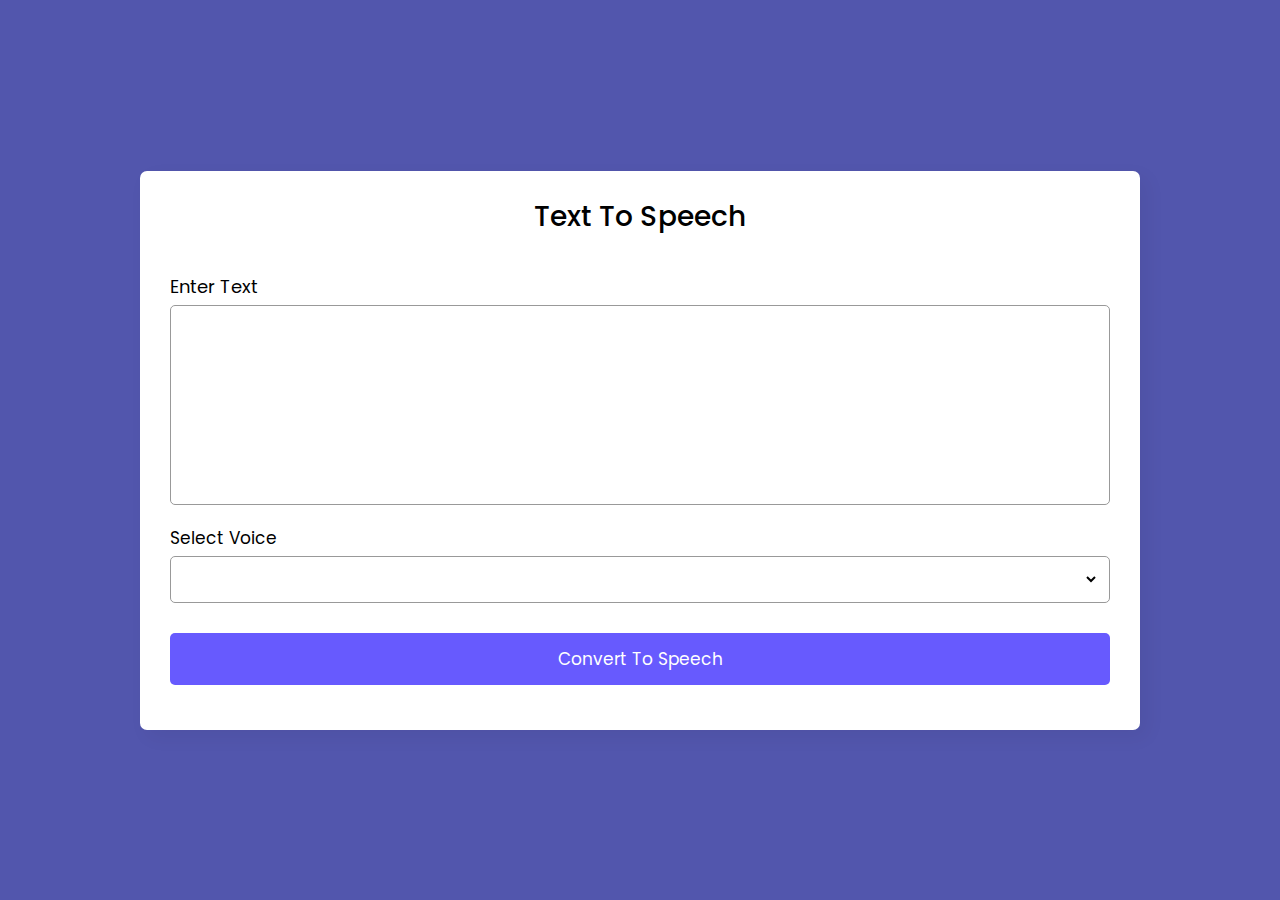
<file: Text to speech/index.html>
<!DOCTYPE html>
<html lang="en">

<head>
    <meta charset="UTF-8">
    <meta http-equiv="X-UA-Compatible" content="IE=edge">
    <meta name="viewport" content="width=device-width, initial-scale=1.0">
    <link rel="stylesheet" href="style.css">
    <link rel="icon" href="volume-high-solid.svg">
    <title>Day #19 - Text To Speech App | AsmrProg</title>
</head>

<body>

    <div class="wrapper">
        <header>Text To Speech</header>
        <form action="">
            <div class="row">
                <label>Enter Text</label>
                <textarea></textarea>
            </div>
            <div class="row">
                <label>Select Voice</label>
                <div class="outer">
                    <select></select>
                </div>
            </div>
            <button>Convert To Speech</button>
        </form>
    </div>


    <script src="index.js"></script>
</body>

</html>
</file>
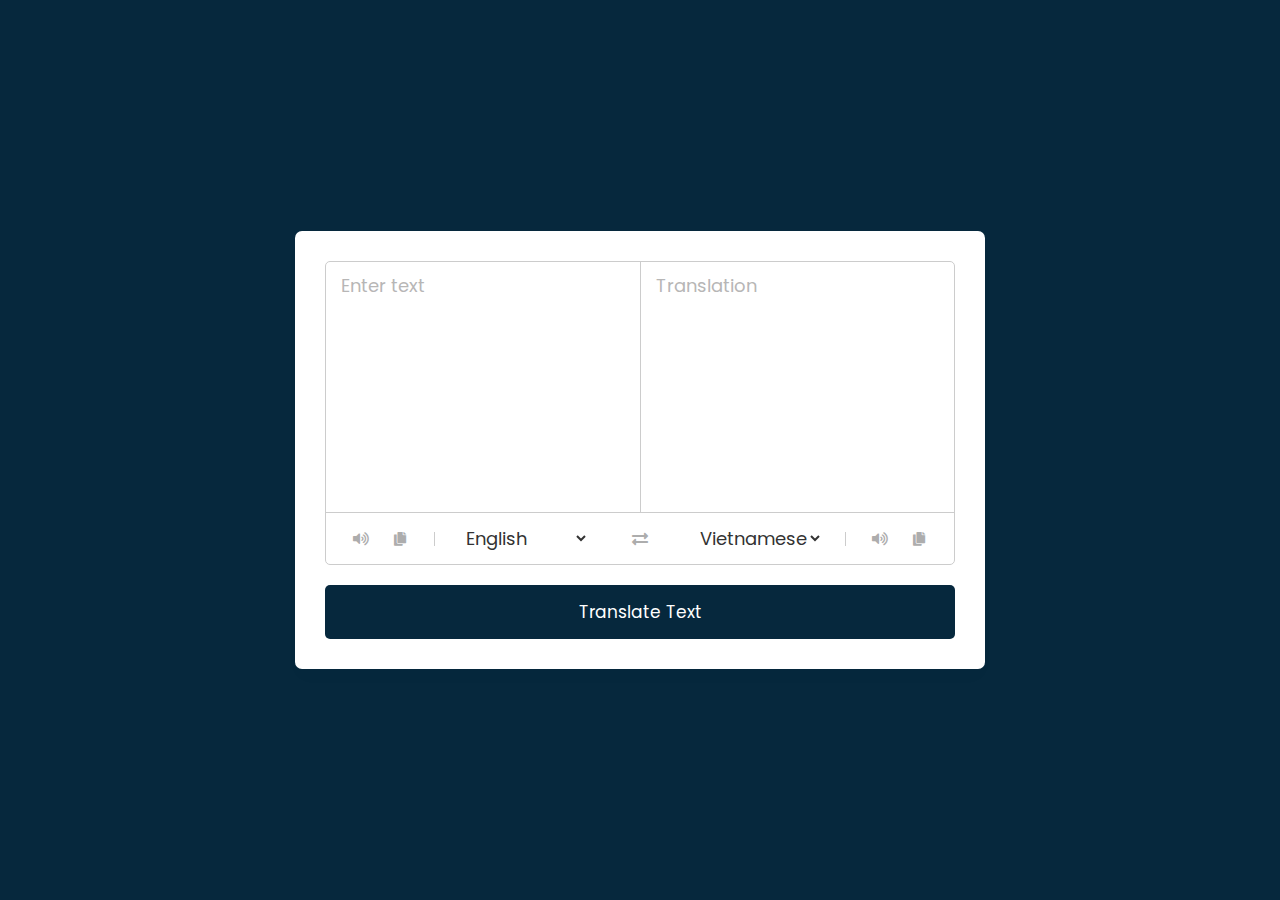
<file: Translator App/index.html>
<!DOCTYPE html>
<html lang="en" dir="ltr">

<head>
  <meta charset="utf-8">
  <title>Language Translator | CodingNepal</title>
  <link rel="stylesheet" href="style.css">
  <meta name="viewport" content="width=device-width, initial-scale=1.0">
  <!-- Font Awesome CDN Link for Icons -->
  <link rel="stylesheet" href="https://cdnjs.cloudflare.com/ajax/libs/font-awesome/5.15.3/css/all.min.css" />
</head>

<body>
  <div class="container">
    <div class="wrapper">
      <div class="text-input">
        <textarea spellcheck="false" class="from-text" placeholder="Enter text"></textarea>
        <textarea spellcheck="false" readonly disabled class="to-text" placeholder="Translation"></textarea>
      </div>
      <ul class="controls">
        <li class="row from">
          <div class="icons">
            <i id="from" class="fas fa-volume-up"></i>
            <i id="from" class="fas fa-copy"></i>
          </div>
          <select></select>
        </li>
        <li class="exchange"><i class="fas fa-exchange-alt"></i></li>
        <li class="row to">
          <select></select>
          <div class="icons">
            <i id="to" class="fas fa-volume-up"></i>
            <i id="to" class="fas fa-copy"></i>
          </div>
        </li>
      </ul>
    </div>
    <button>Translate Text</button>
  </div>

  <script src="js/countries.js"></script>
  <script src="js/script.js"></script>

</body>

</html>
</file>
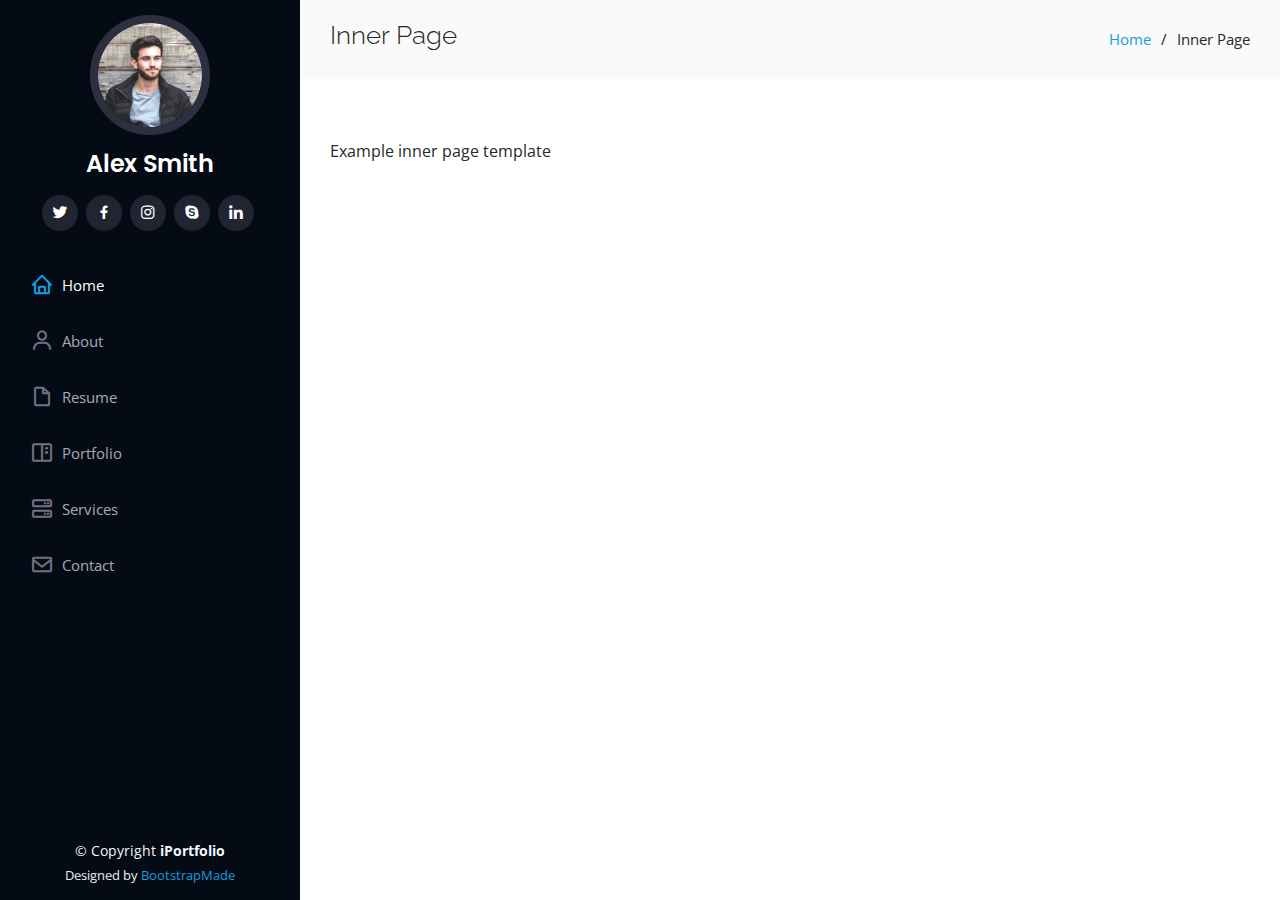
<file: iPortfolio/inner-page.html>
<!DOCTYPE html>
<html lang="en">

<head>
  <meta charset="utf-8">
  <meta content="width=device-width, initial-scale=1.0" name="viewport">

  <title>Inner Page - iPortfolio Bootstrap Template</title>
  <meta content="" name="description">
  <meta content="" name="keywords">

  <!-- Favicons -->
  <link href="assets/img/favicon.png" rel="icon">
  <link href="assets/img/apple-touch-icon.png" rel="apple-touch-icon">

  <!-- Google Fonts -->
  <link href="https://fonts.googleapis.com/css?family=Open+Sans:300,300i,400,400i,600,600i,700,700i|Raleway:300,300i,400,400i,500,500i,600,600i,700,700i|Poppins:300,300i,400,400i,500,500i,600,600i,700,700i" rel="stylesheet">

  <!-- Vendor CSS Files -->
  <link href="assets/vendor/aos/aos.css" rel="stylesheet">
  <link href="assets/vendor/bootstrap/css/bootstrap.min.css" rel="stylesheet">
  <link href="assets/vendor/bootstrap-icons/bootstrap-icons.css" rel="stylesheet">
  <link href="assets/vendor/boxicons/css/boxicons.min.css" rel="stylesheet">
  <link href="assets/vendor/glightbox/css/glightbox.min.css" rel="stylesheet">
  <link href="assets/vendor/swiper/swiper-bundle.min.css" rel="stylesheet">

  <!-- Template Main CSS File -->
  <link href="assets/css/style.css" rel="stylesheet">

  <!-- =======================================================
  * Template Name: iPortfolio
  * Updated: May 30 2023 with Bootstrap v5.3.0
  * Template URL: https://bootstrapmade.com/iportfolio-bootstrap-portfolio-websites-template/
  * Author: BootstrapMade.com
  * License: https://bootstrapmade.com/license/
  ======================================================== -->
</head>

<body>

  <!-- ======= Mobile nav toggle button ======= -->
  <i class="bi bi-list mobile-nav-toggle d-xl-none"></i>

  <!-- ======= Header ======= -->
  <header id="header">
    <div class="d-flex flex-column">

      <div class="profile">
        <img src="assets/img/profile-img.jpg" alt="" class="img-fluid rounded-circle">
        <h1 class="text-light"><a href="index.html">Alex Smith</a></h1>
        <div class="social-links mt-3 text-center">
          <a href="#" class="twitter"><i class="bx bxl-twitter"></i></a>
          <a href="#" class="facebook"><i class="bx bxl-facebook"></i></a>
          <a href="#" class="instagram"><i class="bx bxl-instagram"></i></a>
          <a href="#" class="google-plus"><i class="bx bxl-skype"></i></a>
          <a href="#" class="linkedin"><i class="bx bxl-linkedin"></i></a>
        </div>
      </div>

      <nav id="navbar" class="nav-menu navbar">
        <ul>
          <li><a href="#hero" class="nav-link scrollto active"><i class="bx bx-home"></i> <span>Home</span></a></li>
          <li><a href="#about" class="nav-link scrollto"><i class="bx bx-user"></i> <span>About</span></a></li>
          <li><a href="#resume" class="nav-link scrollto"><i class="bx bx-file-blank"></i> <span>Resume</span></a></li>
          <li><a href="#portfolio" class="nav-link scrollto"><i class="bx bx-book-content"></i> <span>Portfolio</span></a></li>
          <li><a href="#services" class="nav-link scrollto"><i class="bx bx-server"></i> <span>Services</span></a></li>
          <li><a href="#contact" class="nav-link scrollto"><i class="bx bx-envelope"></i> <span>Contact</span></a></li>
        </ul>
      </nav><!-- .nav-menu -->
    </div>
  </header><!-- End Header -->

  <main id="main">

    <!-- ======= Breadcrumbs ======= -->
    <section class="breadcrumbs">
      <div class="container">

        <div class="d-flex justify-content-between align-items-center">
          <h2>Inner Page</h2>
          <ol>
            <li><a href="index.html">Home</a></li>
            <li>Inner Page</li>
          </ol>
        </div>

      </div>
    </section><!-- End Breadcrumbs -->

    <section class="inner-page">
      <div class="container">
        <p>
          Example inner page template
        </p>
      </div>
    </section>

  </main><!-- End #main -->

  <!-- ======= Footer ======= -->
  <footer id="footer">
    <div class="container">
      <div class="copyright">
        &copy; Copyright <strong><span>iPortfolio</span></strong>
      </div>
      <div class="credits">
        <!-- All the links in the footer should remain intact. -->
        <!-- You can delete the links only if you purchased the pro version. -->
        <!-- Licensing information: https://bootstrapmade.com/license/ -->
        <!-- Purchase the pro version with working PHP/AJAX contact form: https://bootstrapmade.com/iportfolio-bootstrap-portfolio-websites-template/ -->
        Designed by <a href="https://bootstrapmade.com/">BootstrapMade</a>
      </div>
    </div>
  </footer><!-- End  Footer -->

  <a href="#" class="back-to-top d-flex align-items-center justify-content-center"><i class="bi bi-arrow-up-short"></i></a>

  <!-- Vendor JS Files -->
  <script src="assets/vendor/purecounter/purecounter_vanilla.js"></script>
  <script src="assets/vendor/aos/aos.js"></script>
  <script src="assets/vendor/bootstrap/js/bootstrap.bundle.min.js"></script>
  <script src="assets/vendor/glightbox/js/glightbox.min.js"></script>
  <script src="assets/vendor/isotope-layout/isotope.pkgd.min.js"></script>
  <script src="assets/vendor/swiper/swiper-bundle.min.js"></script>
  <script src="assets/vendor/typed.js/typed.umd.js"></script>
  <script src="assets/vendor/waypoints/noframework.waypoints.js"></script>
  <script src="assets/vendor/php-email-form/validate.js"></script>

  <!-- Template Main JS File -->
  <script src="assets/js/main.js"></script>

</body>

</html>
</file>
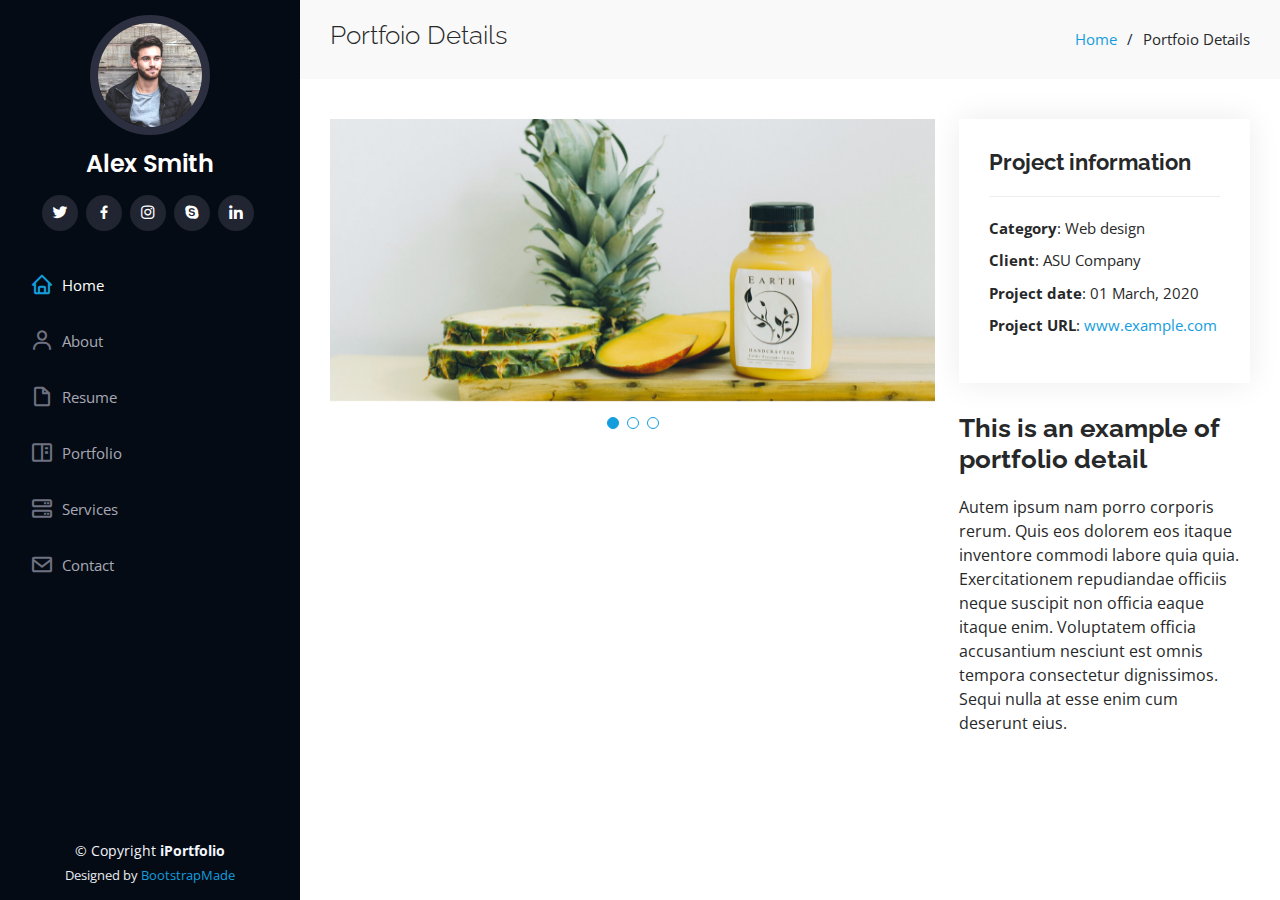
<file: iPortfolio/portfolio-details.html>
<!DOCTYPE html>
<html lang="en">

<head>
  <meta charset="utf-8">
  <meta content="width=device-width, initial-scale=1.0" name="viewport">

  <title>Portfolio Details - iPortfolio Bootstrap Template</title>
  <meta content="" name="description">
  <meta content="" name="keywords">

  <!-- Favicons -->
  <link href="assets/img/favicon.png" rel="icon">
  <link href="assets/img/apple-touch-icon.png" rel="apple-touch-icon">

  <!-- Google Fonts -->
  <link href="https://fonts.googleapis.com/css?family=Open+Sans:300,300i,400,400i,600,600i,700,700i|Raleway:300,300i,400,400i,500,500i,600,600i,700,700i|Poppins:300,300i,400,400i,500,500i,600,600i,700,700i" rel="stylesheet">

  <!-- Vendor CSS Files -->
  <link href="assets/vendor/aos/aos.css" rel="stylesheet">
  <link href="assets/vendor/bootstrap/css/bootstrap.min.css" rel="stylesheet">
  <link href="assets/vendor/bootstrap-icons/bootstrap-icons.css" rel="stylesheet">
  <link href="assets/vendor/boxicons/css/boxicons.min.css" rel="stylesheet">
  <link href="assets/vendor/glightbox/css/glightbox.min.css" rel="stylesheet">
  <link href="assets/vendor/swiper/swiper-bundle.min.css" rel="stylesheet">

  <!-- Template Main CSS File -->
  <link href="assets/css/style.css" rel="stylesheet">

  <!-- =======================================================
  * Template Name: iPortfolio
  * Updated: May 30 2023 with Bootstrap v5.3.0
  * Template URL: https://bootstrapmade.com/iportfolio-bootstrap-portfolio-websites-template/
  * Author: BootstrapMade.com
  * License: https://bootstrapmade.com/license/
  ======================================================== -->
</head>

<body>

  <!-- ======= Mobile nav toggle button ======= -->
  <i class="bi bi-list mobile-nav-toggle d-xl-none"></i>

  <!-- ======= Header ======= -->
  <header id="header">
    <div class="d-flex flex-column">

      <div class="profile">
        <img src="assets/img/profile-img.jpg" alt="" class="img-fluid rounded-circle">
        <h1 class="text-light"><a href="index.html">Alex Smith</a></h1>
        <div class="social-links mt-3 text-center">
          <a href="#" class="twitter"><i class="bx bxl-twitter"></i></a>
          <a href="#" class="facebook"><i class="bx bxl-facebook"></i></a>
          <a href="#" class="instagram"><i class="bx bxl-instagram"></i></a>
          <a href="#" class="google-plus"><i class="bx bxl-skype"></i></a>
          <a href="#" class="linkedin"><i class="bx bxl-linkedin"></i></a>
        </div>
      </div>

      <nav id="navbar" class="nav-menu navbar">
        <ul>
          <li><a href="#hero" class="nav-link scrollto active"><i class="bx bx-home"></i> <span>Home</span></a></li>
          <li><a href="#about" class="nav-link scrollto"><i class="bx bx-user"></i> <span>About</span></a></li>
          <li><a href="#resume" class="nav-link scrollto"><i class="bx bx-file-blank"></i> <span>Resume</span></a></li>
          <li><a href="#portfolio" class="nav-link scrollto"><i class="bx bx-book-content"></i> <span>Portfolio</span></a></li>
          <li><a href="#services" class="nav-link scrollto"><i class="bx bx-server"></i> <span>Services</span></a></li>
          <li><a href="#contact" class="nav-link scrollto"><i class="bx bx-envelope"></i> <span>Contact</span></a></li>
        </ul>
      </nav><!-- .nav-menu -->
    </div>
  </header><!-- End Header -->

  <main id="main">

    <!-- ======= Breadcrumbs ======= -->
    <section id="breadcrumbs" class="breadcrumbs">
      <div class="container">

        <div class="d-flex justify-content-between align-items-center">
          <h2>Portfoio Details</h2>
          <ol>
            <li><a href="index.html">Home</a></li>
            <li>Portfoio Details</li>
          </ol>
        </div>

      </div>
    </section><!-- End Breadcrumbs -->

    <!-- ======= Portfolio Details Section ======= -->
    <section id="portfolio-details" class="portfolio-details">
      <div class="container">

        <div class="row gy-4">

          <div class="col-lg-8">
            <div class="portfolio-details-slider swiper">
              <div class="swiper-wrapper align-items-center">

                <div class="swiper-slide">
                  <img src="assets/img/portfolio/portfolio-details-1.jpg" alt="">
                </div>

                <div class="swiper-slide">
                  <img src="assets/img/portfolio/portfolio-details-2.jpg" alt="">
                </div>

                <div class="swiper-slide">
                  <img src="assets/img/portfolio/portfolio-details-3.jpg" alt="">
                </div>

              </div>
              <div class="swiper-pagination"></div>
            </div>
          </div>

          <div class="col-lg-4">
            <div class="portfolio-info">
              <h3>Project information</h3>
              <ul>
                <li><strong>Category</strong>: Web design</li>
                <li><strong>Client</strong>: ASU Company</li>
                <li><strong>Project date</strong>: 01 March, 2020</li>
                <li><strong>Project URL</strong>: <a href="#">www.example.com</a></li>
              </ul>
            </div>
            <div class="portfolio-description">
              <h2>This is an example of portfolio detail</h2>
              <p>
                Autem ipsum nam porro corporis rerum. Quis eos dolorem eos itaque inventore commodi labore quia quia. Exercitationem repudiandae officiis neque suscipit non officia eaque itaque enim. Voluptatem officia accusantium nesciunt est omnis tempora consectetur dignissimos. Sequi nulla at esse enim cum deserunt eius.
              </p>
            </div>
          </div>

        </div>

      </div>
    </section><!-- End Portfolio Details Section -->

  </main><!-- End #main -->

  <!-- ======= Footer ======= -->
  <footer id="footer">
    <div class="container">
      <div class="copyright">
        &copy; Copyright <strong><span>iPortfolio</span></strong>
      </div>
      <div class="credits">
        <!-- All the links in the footer should remain intact. -->
        <!-- You can delete the links only if you purchased the pro version. -->
        <!-- Licensing information: https://bootstrapmade.com/license/ -->
        <!-- Purchase the pro version with working PHP/AJAX contact form: https://bootstrapmade.com/iportfolio-bootstrap-portfolio-websites-template/ -->
        Designed by <a href="https://bootstrapmade.com/">BootstrapMade</a>
      </div>
    </div>
  </footer><!-- End  Footer -->

  <a href="#" class="back-to-top d-flex align-items-center justify-content-center"><i class="bi bi-arrow-up-short"></i></a>

  <!-- Vendor JS Files -->
  <script src="assets/vendor/purecounter/purecounter_vanilla.js"></script>
  <script src="assets/vendor/aos/aos.js"></script>
  <script src="assets/vendor/bootstrap/js/bootstrap.bundle.min.js"></script>
  <script src="assets/vendor/glightbox/js/glightbox.min.js"></script>
  <script src="assets/vendor/isotope-layout/isotope.pkgd.min.js"></script>
  <script src="assets/vendor/swiper/swiper-bundle.min.js"></script>
  <script src="assets/vendor/typed.js/typed.umd.js"></script>
  <script src="assets/vendor/waypoints/noframework.waypoints.js"></script>
  <script src="assets/vendor/php-email-form/validate.js"></script>

  <!-- Template Main JS File -->
  <script src="assets/js/main.js"></script>

</body>

</html>
</file>
<file: Admin-Dashboard/style.css>
@import url('https://fonts.googleapis.com/css2?family=Poppins:wght@300;400;500;600;700;800&display=swap');

:root{
    --color-primary: #6C9BCF;
    --color-danger: #FF0060;
    --color-success: #1B9C85;
    --color-warning: #F7D060;
    --color-white: #fff;
    --color-info-dark: #7d8da1;
    --color-dark: #363949;
    --color-light: rgba(132, 139, 200, 0.18);
    --color-dark-variant: #677483;
    --color-background: #f6f6f9;

    --card-border-radius: 2rem;
    --border-radius-1: 0.4rem;
    --border-radius-2: 1.2rem;

    --card-padding: 1.8rem;
    --padding-1: 1.2rem;

    --box-shadow: 0 2rem 3rem var(--color-light);
}

.dark-mode-variables{
    --color-background: #181a1e;
    --color-white: #202528;
    --color-dark: #edeffd;
    --color-dark-variant: #a3bdcc;
    --color-light: rgba(0, 0, 0, 0.4);
    --box-shadow: 0 2rem 3rem var(--color-light);
}

*{
    margin: 0;
    padding: 0;
    outline: 0;
    appearance: 0;
    border: 0;
    text-decoration: none;
    box-sizing: border-box;
}

html{
    font-size: 14px;
}

body{
    width: 100vw;
    height: 100vh;
    font-family: 'Poppins', sans-serif;
    font-size: 0.88rem;
    user-select: none;
    overflow-x: hidden;
    color: var(--color-dark);
    background-color: var(--color-background);
}

a{
    color: var(--color-dark);
}

img{
    display: block;
    width: 100%;
    object-fit: cover;
}

h1{
    font-weight: 800;
    font-size: 1.8rem;
}

h2{
    font-weight: 600;
    font-size: 1.4rem;
}

h3{
    font-weight: 500;
    font-size: 0.87rem;
}

small{
    font-size: 0.76rem;
}

p{
    color: var(--color-dark-variant);
}

b{
    color: var(--color-dark);
}

.text-muted{
    color: var(--color-info-dark);
}

.primary{
    color: var(--color-primary);
}

.danger{
    color: var(--color-danger);
}

.success{
    color: var(--color-success);
}

.warning{
    color: var(--color-warning);
}

.container{
    display: grid;
    width: 96%;
    margin: 0 auto;
    gap: 1.8rem;
    grid-template-columns: 12rem auto 23rem;
}

aside{
    height: 100vh;
}

aside .toggle{
    display: flex;
    align-items: center;
    justify-content: space-between;
    margin-top: 1.4rem;
}

aside .toggle .logo{
    display: flex;
    gap: 0.5rem;
}

aside .toggle .logo img{
    width: 2rem;
    height: 2rem;
}

aside .toggle .close{
    padding-right: 1rem;
    display: none;
}

aside .sidebar{
    display: flex;
    flex-direction: column;
    background-color: var(--color-white);
    box-shadow: var(--box-shadow);
    border-radius: 15px;
    height: 88vh;
    position: relative;
    top: 1.5rem;
    transition: all 0.3s ease;
}

aside .sidebar:hover{
    box-shadow: none;
}

aside .sidebar a{
    display: flex;
    align-items: center;
    color: var(--color-info-dark);
    height: 3.7rem;
    gap: 1rem;
    position: relative;
    margin-left: 2rem;
    transition: all 0.3s ease;
}

aside .sidebar a span{
    font-size: 1.6rem;
    transition: all 0.3s ease;
}

aside .sidebar a:last-child{
    position: absolute;
    bottom: 2rem;
    width: 100%;
}

aside .sidebar a.active{
    width: 100%;
    color: var(--color-primary);
    background-color: var(--color-light);
    margin-left: 0;
}

aside .sidebar a.active::before{
    content: '';
    width: 6px;
    height: 18px;
    background-color: var(--color-primary);
}

aside .sidebar a.active span{
    color: var(--color-primary);
    margin-left: calc(1rem - 3px);
}

aside .sidebar a:hover{
    color: var(--color-primary);
}

aside .sidebar a:hover span{
    margin-left: 0.6rem;
}

aside .sidebar .message-count{
    background-color: var(--color-danger);
    padding: 2px 6px;
    color: var(--color-white);
    font-size: 11px;
    border-radius: var(--border-radius-1);
}

main{
    margin-top: 1.4rem;
}

main .analyse{
    display: grid;
    grid-template-columns: repeat(3, 1fr);
    gap: 1.6rem;
}

main .analyse > div{
    background-color: var(--color-white);
    padding: var(--card-padding);
    border-radius: var(--card-border-radius);
    margin-top: 1rem;
    box-shadow: var(--box-shadow);
    cursor: pointer;
    transition: all 0.3s ease;
}

main .analyse > div:hover{
    box-shadow: none;
}

main .analyse > div .status{
    display: flex;
    align-items: center;
    justify-content: space-between;
}

main .analyse h3{
    margin-left: 0.6rem;
    font-size: 1rem;
}

main .analyse .progresss{
    position: relative;
    width: 92px;
    height: 92px;
    border-radius: 50%;
}

main .analyse svg{
    width: 7rem;
    height: 7rem;
}

main .analyse svg circle{
    fill: none;
    stroke-width: 10;
    stroke-linecap: round;
    transform: translate(5px, 5px);
}

main .analyse .sales svg circle{
    stroke: var(--color-success);
    stroke-dashoffset: -30;
    stroke-dasharray: 200;
}

main .analyse .visits svg circle{
    stroke: var(--color-danger);
    stroke-dashoffset: -30;
    stroke-dasharray: 200;
}

main .analyse .searches svg circle{
    stroke: var(--color-primary);
    stroke-dashoffset: -30;
    stroke-dasharray: 200;
}

main .analyse .progresss .percentage{
    position: absolute;
    top: -3px;
    left: -1px;
    display: flex;
    align-items: center;
    justify-content: center;
    height: 100%;
    width: 100%;
}

main .new-users{
    margin-top: 1.3rem;
}

main .new-users .user-list{
    background-color: var(--color-white);
    padding: var(--card-padding);
    border-radius: var(--card-border-radius);
    margin-top: 1rem;
    box-shadow: var(--box-shadow);
    display: flex;
    justify-content: space-around;
    flex-wrap: wrap;
    gap: 1.4rem;
    cursor: pointer;
    transition: all 0.3s ease;
}

main .new-users .user-list:hover{
    box-shadow: none;
}

main .new-users .user-list .user{
    display: flex;
    flex-direction: column;
    align-items: center;
    justify-content: center;
}

main .new-users .user-list .user img{
    width: 5rem;
    height: 5rem;
    margin-bottom: 0.4rem;
    border-radius: 50%;
}

main .recent-orders{
    margin-top: 1.3rem;
}

main .recent-orders h2{
    margin-bottom: 0.8rem;
}

main .recent-orders table{
    background-color: var(--color-white);
    width: 100%;
    padding: var(--card-padding);
    text-align: center;
    box-shadow: var(--box-shadow);
    border-radius: var(--card-border-radius);
    transition: all 0.3s ease;
}

main .recent-orders table:hover{
    box-shadow: none;
}

main table tbody td{
    height: 2.8rem;
    border-bottom: 1px solid var(--color-light);
    color: var(--color-dark-variant);
}

main table tbody tr:last-child td{
    border: none;
}

main .recent-orders a{
    text-align: center;
    display: block;
    margin: 1rem auto;
    color: var(--color-primary);
}

.right-section{
    margin-top: 1.4rem;
}

.right-section .nav{
    display: flex;
    justify-content: end;
    gap: 2rem;
}

.right-section .nav button{
    display: none;
}

.right-section .dark-mode{
    background-color: var(--color-light);
    display: flex;
    justify-content: space-between;
    align-items: center;
    height: 1.6rem;
    width: 4.2rem;
    cursor: pointer;
    border-radius: var(--border-radius-1);
}

.right-section .dark-mode span{
    font-size: 1.2rem;
    width: 50%;
    height: 100%;
    display: flex;
    align-items: center;
    justify-content: center;
}

.right-section .dark-mode span.active{
    background-color: var(--color-primary);
    color: white;
    border-radius: var(--border-radius-1);
}

.right-section .nav .profile{
    display: flex;
    gap: 2rem;
    text-align: right;
}

.right-section .nav .profile .profile-photo{
    width: 2.8rem;
    height: 2.8rem;
    border-radius: 50%;
    overflow: hidden;
}

.right-section .user-profile{
    display: flex;
    justify-content: center;
    text-align: center;
    margin-top: 1rem;
    background-color: var(--color-white);
    padding: var(--card-padding);
    border-radius: var(--card-border-radius);
    box-shadow: var(--box-shadow);
    cursor: pointer;
    transition: all 0.3s ease;
}

.right-section .user-profile:hover{
    box-shadow: none;
}

.right-section .user-profile img{
    width: 11rem;
    height: auto;
    margin-bottom: 0.8rem;
    border-radius: 50%;
}

.right-section .user-profile h2{
    margin-bottom: 0.2rem;
}

.right-section .reminders{
    margin-top: 2rem;
}

.right-section .reminders .header{
    display: flex;
    align-items: center;
    justify-content: space-between;
    margin-bottom: 0.8rem;
}

.right-section .reminders .header span{
    padding: 10px;
    box-shadow: var(--box-shadow);
    background-color: var(--color-white);
    border-radius: 50%;
}

.right-section .reminders .notification{
    background-color: var(--color-white);
    display: flex;
    align-items: center;
    gap: 1rem;
    margin-bottom: 0.7rem;
    padding: 1.4rem var(--card-padding);
    border-radius: var(--border-radius-2);
    box-shadow: var(--box-shadow);
    cursor: pointer;
    transition: all 0.3s ease;
}

.right-section .reminders .notification:hover{
    box-shadow: none;
}

.right-section .reminders .notification .content{
    display: flex;
    justify-content: space-between;
    align-items: center;
    margin: 0;
    width: 100%;
}

.right-section .reminders .notification .icon{
    padding: 0.6rem;
    color: var(--color-white);
    background-color: var(--color-success);
    border-radius: 20%;
    display: flex;
}

.right-section .reminders .notification.deactive .icon{
    background-color: var(--color-danger);
}

.right-section .reminders .add-reminder{
    background-color: var(--color-white);
    border: 2px dashed var(--color-primary);
    color: var(--color-primary);
    display: flex;
    align-items: center;
    justify-content: center;
    cursor: pointer;
}

.right-section .reminders .add-reminder:hover{
    background-color: var(--color-primary);
    color: white;
}

.right-section .reminders .add-reminder div{
    display: flex;
    align-items: center;
    gap: 0.6rem;
}

@media screen and (max-width: 1200px) {
    .container{
        width: 95%;
        grid-template-columns: 7rem auto 23rem;
    }

    aside .logo h2{
        display: none;
    }

    aside .sidebar h3{
        display: none;
    }

    aside .sidebar a{
        width: 5.6rem;
    }

    aside .sidebar a:last-child{
        position: relative;
        margin-top: 1.8rem;
    }

    main .analyse{
        grid-template-columns: 1fr;
        gap: 0;
    }

    main .new-users .user-list .user{
        flex-basis: 40%;
    }

    main .recent-orders {
        width: 94%;
        position: absolute;
        left: 50%;
        transform: translateX(-50%);
        margin: 2rem 0 0 0.8rem;
    }

    main .recent-orders table{
        width: 83vw;
    }

    main table thead tr th:last-child,
    main table thead tr th:first-child{
        display: none;
    }

    main table tbody tr td:last-child,
    main table tbody tr td:first-child{
        display: none;
    }

}

@media screen and (max-width: 768px) {
    .container{
        width: 100%;
        grid-template-columns: 1fr;
        padding: 0 var(--padding-1);
    }

    aside{
        position: fixed;
        background-color: var(--color-white);
        width: 15rem;
        z-index: 3;
        box-shadow: 1rem 3rem 4rem var(--color-light);
        height: 100vh;
        left: -100%;
        display: none;
        animation: showMenu 0.4s ease forwards;
    }

    @keyframes showMenu {
       to{
        left: 0;
       } 
    }

    aside .logo{
        margin-left: 1rem;
    }

    aside .logo h2{
        display: inline;
    }

    aside .sidebar h3{
        display: inline;
    }

    aside .sidebar a{
        width: 100%;
        height: 3.4rem;
    }

    aside .sidebar a:last-child{
        position: absolute;
        bottom: 5rem;
    }

    aside .toggle .close{
        display: inline-block;
        cursor: pointer;
    }

    main{
        margin-top: 8rem;
        padding: 0 1rem;
    }

    main .new-users .user-list .user{
        flex-basis: 35%;
    }

    main .recent-orders{
        position: relative;
        margin: 3rem 0 0 0;
        width: 100%;
    }

    main .recent-orders table{
        width: 100%;
        margin: 0;
    }

    .right-section{
        width: 94%;
        margin: 0 auto 4rem;
    }

    .right-section .nav{
        position: fixed;
        top: 0;
        left: 0;
        align-items: center;
        background-color: var(--color-white);
        padding: 0 var(--padding-1);
        height: 4.6rem;
        width: 100%;
        z-index: 2;
        box-shadow: 0 1rem 1rem var(--color-light);
        margin: 0;
    }

    .right-section .nav .dark-mode{
        width: 4.4rem;
        position: absolute;
        left: 66%;
    }

    .right-section .profile .info{
        display: none;
    }

    .right-section .nav button{
        display: inline-block;
        background-color: transparent;
        cursor: pointer;
        color: var(--color-dark);
        position: absolute;
        left: 1rem;
    }

    .right-section .nav button span{
        font-size: 2rem;
    }

}
</file>
<file: Budget App/style.css>
@import url('https://fonts.googleapis.com/css2?family=Poppins:wght@300;400;500;600;700&display=swap');

*{
    padding: 0;
    margin: 0;
    box-sizing: border-box;
    font-family: 'Poppins', sans-serif;
}

body{
    background-color: #f7f9fd;
}

.wrapper {
    width: 90%;
    font-size: 16px;
    max-width: 43.753m;
    margin: 1em auto;
}

.container{
    width: 100%;
}

.sub-container{
    width: 100%;
    display: grid;
    grid-template-columns: 1fr 1fr;
    gap: 3em;
}

.flex{
    display: flex;
    align-items: center;
}

.flex-space{
    display: flex;
    justify-content: space-between;
    align-items: center;
}

.wrapper h3{
    color: #363d55;
    font-weight: 500;
    margin-bottom: 0.6em;
}

.container input{
    display: block;
    width: 100%;
    padding: 0.6em 0.3em;
    border: 1px solid #d0d0d0;
    border-radius: 0.3em;
    color: #414a67;
    outline: none;
    font-weight: 400;
    margin-bottom: 0.6em;
}

.container input:focus{
    border-color: #587ef4;
}

.total-amount-container, .user-amount-container{
    background: #fff;
    padding: 1.25em 0.9em;
    border-radius: 0.3em;
    box-shadow: 0 0.6em 1.2em rgba(28, 0, 80, 0.06);
}

.output-container{
    background-color: #587ef4;
    color: #fff;
    border-radius: 0.3em;
    box-shadow: 0 0.6em 1.2em rgba(28, 0, 80, 0.06);
    margin: 2em 0;
    padding: 1.2em;
}

.output-container p{
    font-weight: 500;
    margin-bottom: 0.6em;
}

.output-container span{
    display: block;
    text-align: center;
    font-weight: 400;
    color: #e5e5e5;
}

.submit{
    font-size: 1em;
    margin-top: 0.8em;
    background-color: #587ef4;
    border: none;
    outline: none;
    color: #fff;
    padding: 0.6em 1.2em;
    border-radius: 0.3em;
    cursor: pointer;
}

.list{
    background-color: #fff;
    padding: 1.8em 1.2em;
    box-shadow: 0 0.6em 1.2em rgba(28, 0, 80, 0.06);
    border-radius: 0.6em;
}

.sublist-content{
    width: 100%;
    border-left: 0.3em solid #587ef4;
    margin-bottom: 0.6em;
    padding: 0.5em 1em;
    display: grid;
    grid-template-columns: 3fr 2fr 1fr 1fr;
}

.product{
    font-weight: 500;
    color: #363d55;
}

.amount{
    color: #414a67;
    margin-left: 20%;
}

.icons-container{
    width: 5em;
    margin: 1.2em;
    align-items: center;
}

.product-title{
    margin-bottom: 1em;
}

.hide{
    display: none;
}

.error{
    color: #ff465a;
}

.edit{
    margin-left: auto;
}

.edit, .delete{
    background: transparent;
    cursor: pointer;
    margin-right: 1.5em;
    border: none;
    color: #587ef4;
}

@media screen and (max-width: 600px) {
    .wrapper{
        font-size: 14px;
    }

    .sub-container{
        grid-template-columns: 1fr;
        gap: 1em;
    }
}
</file>
<file: Text to speech/style.css>
@import url('https://fonts.googleapis.com/css2?family=Poppins:wght@300;400;500;600;700;800&display=swap');

*{
    margin: 0;
    padding: 0;
    box-sizing: border-box;
    font-family: 'Poppins', sans-serif;
}

body{
    display: flex;
    align-items: center;
    justify-content: center;
    min-height: 100vh;
    background-color: #5256ad;
}

::selection{
    color: #fff;
    background-color: #5256ad;
}

.wrapper{
    width: 1000px;
    padding: 25px 30px;
    border-radius: 7px;
    background-color: #fff;
    box-shadow: 7px 7px 20px rgba(0, 0, 0, 0.05);
}

.wrapper header{
    font-size: 28px;
    font-weight: 500;
    text-align: center;
}

.wrapper form{
    margin: 35px 0 20px;
}

form .row{
    display: flex;
    margin-bottom: 20px;
    flex-direction: column;
}

form .row label{
    font-size: 18px;
    margin-bottom: 5px;
}

form .row:nth-child(2) label{
    font-size: 17px;
}

form :where(textarea, select, button){
    outline: none;
    width: 100%;
    height: 100%;
    border: none;
    border-radius: 5px;
}

form .row textarea{
    resize: none;
    height: 200px;
    font-size: 15px;
    padding: 8px 10px;
    border: 1px solid #999;
}

form .row textarea::-webkit-scrollbar{
    width: 0px;
}

form .row .outer{
    height: 47px;
    display: flex;
    padding: 0 10px;
    align-items: center;
    border-radius: 5px;
    justify-content: center;
    border: 1px solid #999;
}

form .row select{
    font-size: 14px;
    background: none;
}

form .row select::-webkit-scrollbar{
    width: 8px;
}

form .row select::-webkit-scrollbar-track{
    background: #fff;
}

form .row select::-webkit-scrollbar-thumb{
    background-color: #888;
    border-radius: 8px;
    border-right: 2px solid #fff;
}

form button{
    height: 52px;
    color: #fff;
    font-size: 17px;
    background-color: #675afe;
    cursor: pointer;
    margin-top: 10px;
    transition: 0.3s ease;
}

form button:hover{
    background-color: #4534fe;
}

@media(max-width: 400px) {
    .wrapper{
        max-width: 345px;
        width: 100%;
    }
}
</file>
<file: Translator App/style.css>
/* Import Google Font - Poppins */
@import url('https://fonts.googleapis.com/css2?family=Poppins:wght@400;500;600;700&display=swap');

* {
  margin: 0;
  padding: 0;
  box-sizing: border-box;
  font-family: 'Poppins', sans-serif;
}

body {
  display: flex;
  align-items: center;
  justify-content: center;
  padding: 0 10px;
  min-height: 100vh;
  background: #06283D;
}

.container {
  max-width: 690px;
  width: 100%;
  padding: 30px;
  background: #fff;
  border-radius: 7px;
  box-shadow: 0 10px 20px rgba(0, 0, 0, 0.01);
}

.wrapper {
  border-radius: 5px;
  border: 1px solid #ccc;
}

.wrapper .text-input {
  display: flex;
  border-bottom: 1px solid #ccc;
}

.text-input .to-text {
  border-radius: 0px;
  border-left: 1px solid #ccc;
}

.text-input textarea {
  height: 250px;
  width: 100%;
  border: none;
  outline: none;
  resize: none;
  background: none;
  font-size: 18px;
  padding: 10px 15px;
  border-radius: 5px;
}

.text-input textarea::placeholder {
  color: #b7b6b6;
}

.controls,
li,
.icons,
.icons i {
  display: flex;
  align-items: center;
  justify-content: space-between;
}

.controls {
  list-style: none;
  padding: 12px 15px;
}

.controls .row .icons {
  width: 38%;
}

.controls .row .icons i {
  width: 50px;
  color: #adadad;
  font-size: 14px;
  cursor: pointer;
  transition: transform 0.2s ease;
  justify-content: center;
}

.controls .row.from .icons {
  padding-right: 15px;
  border-right: 1px solid #ccc;
}

.controls .row.to .icons {
  padding-left: 15px;
  border-left: 1px solid #ccc;
}

.controls .row select {
  color: #333;
  border: none;
  outline: none;
  font-size: 18px;
  background: none;
  padding-left: 5px;
}

.text-input textarea::-webkit-scrollbar {
  width: 4px;
}

.controls .row select::-webkit-scrollbar {
  width: 8px;
}

.text-input textarea::-webkit-scrollbar-track,
.controls .row select::-webkit-scrollbar-track {
  background: #fff;
}

.text-input textarea::-webkit-scrollbar-thumb {
  background: #ddd;
  border-radius: 8px;
}

.controls .row select::-webkit-scrollbar-thumb {
  background: #999;
  border-radius: 8px;
  border-right: 2px solid #ffffff;
}

.controls .exchange {
  color: #adadad;
  cursor: pointer;
  font-size: 16px;
  transition: transform 0.2s ease;
}

.controls i:active {
  transform: scale(0.9);
}

.container button {
  width: 100%;
  padding: 14px;
  outline: none;
  border: none;
  color: #fff;
  cursor: pointer;
  margin-top: 20px;
  font-size: 17px;
  border-radius: 5px;
  background: #06283D;
}

@media (max-width: 660px) {
  .container {
    padding: 20px;
  }

  .wrapper .text-input {
    flex-direction: column;
  }

  .text-input .to-text {
    border-left: 0px;
    border-top: 1px solid #ccc;
  }

  .text-input textarea {
    height: 200px;
  }

  .controls .row .icons {
    display: none;
  }

  .container button {
    padding: 13px;
    font-size: 16px;
  }

  .controls .row select {
    font-size: 16px;
  }

  .controls .exchange {
    font-size: 14px;
  }
}
</file>
<file: iPortfolio/assets/css/style.css>
/**
* Template Name: iPortfolio
* Updated: May 30 2023 with Bootstrap v5.3.0
* Template URL: https://bootstrapmade.com/iportfolio-bootstrap-portfolio-websites-template/
* Author: BootstrapMade.com
* License: https://bootstrapmade.com/license/
*/

/*--------------------------------------------------------------
# General
--------------------------------------------------------------*/
body {
  font-family: "Open Sans", sans-serif;
  color: #272829;
}

a {
  color: #149ddd;
  text-decoration: none;
}

a:hover {
  color: #37b3ed;
  text-decoration: none;
}

h1,
h2,
h3,
h4,
h5,
h6 {
  font-family: "Raleway", sans-serif;
}

/*--------------------------------------------------------------
# Back to top button
--------------------------------------------------------------*/
.back-to-top {
  position: fixed;
  visibility: hidden;
  opacity: 0;
  right: 15px;
  bottom: 15px;
  z-index: 996;
  background: #149ddd;
  width: 40px;
  height: 40px;
  border-radius: 50px;
  transition: all 0.4s;
}

.back-to-top i {
  font-size: 28px;
  color: #fff;
  line-height: 0;
}

.back-to-top:hover {
  background: #2eafec;
  color: #fff;
}

.back-to-top.active {
  visibility: visible;
  opacity: 1;
}

/*--------------------------------------------------------------
# Header
--------------------------------------------------------------*/
#header {
  position: fixed;
  top: 0;
  left: 0;
  bottom: 0;
  width: 300px;
  transition: all ease-in-out 0.5s;
  z-index: 9997;
  transition: all 0.5s;
  padding: 0 15px;
  background: #040b14;
  overflow-y: auto;
}

#header .profile img {
  margin: 15px auto;
  display: block;
  width: 120px;
  border: 8px solid #2c2f3f;
}

#header .profile h1 {
  font-size: 24px;
  margin: 0;
  padding: 0;
  font-weight: 600;
  -moz-text-align-last: center;
  text-align-last: center;
  font-family: "Poppins", sans-serif;
}

#header .profile h1 a,
#header .profile h1 a:hover {
  color: #fff;
  text-decoration: none;
}

#header .profile .social-links a {
  font-size: 18px;
  display: inline-block;
  background: #212431;
  color: #fff;
  line-height: 1;
  padding: 8px 0;
  margin-right: 4px;
  border-radius: 50%;
  text-align: center;
  width: 36px;
  height: 36px;
  transition: 0.3s;
}

#header .profile .social-links a:hover {
  background: #149ddd;
  color: #fff;
  text-decoration: none;
}

#main {
  margin-left: 300px;
}

.container,
.container-fluid {
  padding-left: 30px;
  padding-right: 30px;
}

@media (max-width: 1199px) {
  #header {
    left: -300px;
  }

  #main {
    margin-left: 0;
  }

  .container,
  .container-fluid {
    padding-left: 12px;
    padding-right: 12px;
  }
}

/*--------------------------------------------------------------
# Navigation Menu
--------------------------------------------------------------*/
/* Desktop Navigation */
.nav-menu {
  padding: 30px 0 0 0;
}

.nav-menu * {
  margin: 0;
  padding: 0;
  list-style: none;
}

.nav-menu>ul>li {
  position: relative;
  white-space: nowrap;
}

.nav-menu a,
.nav-menu a:focus {
  display: flex;
  align-items: center;
  color: #a8a9b4;
  padding: 12px 15px;
  margin-bottom: 8px;
  transition: 0.3s;
  font-size: 15px;
}

.nav-menu a i,
.nav-menu a:focus i {
  font-size: 24px;
  padding-right: 8px;
  color: #6f7180;
}

.nav-menu a:hover,
.nav-menu .active,
.nav-menu .active:focus,
.nav-menu li:hover>a {
  text-decoration: none;
  color: #fff;
}

.nav-menu a:hover i,
.nav-menu .active i,
.nav-menu .active:focus i,
.nav-menu li:hover>a i {
  color: #149ddd;
}

/* Mobile Navigation */
.mobile-nav-toggle {
  position: fixed;
  right: 15px;
  top: 15px;
  z-index: 9998;
  border: 0;
  font-size: 24px;
  transition: all 0.4s;
  outline: none !important;
  background-color: #149ddd;
  color: #fff;
  width: 40px;
  height: 40px;
  display: inline-flex;
  align-items: center;
  justify-content: center;
  line-height: 0;
  border-radius: 50px;
  cursor: pointer;
}

.mobile-nav-active {
  overflow: hidden;
}

.mobile-nav-active #header {
  left: 0;
}

/*--------------------------------------------------------------
# Hero Section
--------------------------------------------------------------*/
#hero {
  width: 100%;
  height: 100vh;
  background: url("../img/hero-bg.jpg");
  background-size:auto;
  background-repeat: no-repeat;
}

#hero:before {
  content: "";
  background: rgba(5, 13, 24, 0.3);
  position: absolute;
  bottom: 0;
  top: 0;
  left: 0;
  right: 0;
  z-index: 1;
}

#hero .hero-container {
  position: relative;
  z-index: 2;
  min-width: 300px;
}

#hero h1 {
  margin: 0 0 10px 0;
  font-size: 64px;
  font-weight: 700;
  line-height: 56px;
  color: #fff;
}

#hero p {
  color: #fff;
  margin-bottom: 50px;
  font-size: 26px;
  font-family: "Poppins", sans-serif;
}

#hero p span {
  color: #fff;
  padding-bottom: 4px;
  letter-spacing: 1px;
  border-bottom: 3px solid #149ddd;
}

@media (min-width: 1024px) {
  #hero {
    background-attachment: fixed;
  }
}

@media (max-width: 768px) {
  #hero h1 {
    font-size: 28px;
    line-height: 36px;
  }

  #hero h2 {
    font-size: 18px;
    line-height: 24px;
    margin-bottom: 30px;
  }
}

/*--------------------------------------------------------------
# Sections General
--------------------------------------------------------------*/
section {
  padding: 60px 0;
  overflow: hidden;
}

.section-bg {
  background: #f5f8fd;
}

.section-title {
  padding-bottom: 30px;
}

.section-title h2 {
  font-size: 32px;
  font-weight: bold;
  margin-bottom: 20px;
  padding-bottom: 20px;
  position: relative;
  color: #173b6c;
}

.section-title h2::after {
  content: "";
  position: absolute;
  display: block;
  width: 50px;
  height: 3px;
  background: #149ddd;
  bottom: 0;
  left: 0;
}

.section-title p {
  margin-bottom: 0;
}

/*--------------------------------------------------------------
# About
--------------------------------------------------------------*/
.about .content h3 {
  font-weight: 700;
  font-size: 26px;
  color: #173b6c;
}

.about .content ul {
  list-style: none;
  padding: 0;
}

.about .content ul li {
  margin-bottom: 20px;
  display: flex;
  align-items: center;
}

.about .content ul strong {
  margin-right: 10px;
}

.about .content ul i {
  font-size: 16px;
  margin-right: 5px;
  color: #149ddd;
  line-height: 0;
}

.about .content p:last-child {
  margin-bottom: 0;
}

/*--------------------------------------------------------------
# Facts
--------------------------------------------------------------*/
.facts {
  padding-bottom: 30px;
}

.facts .count-box {
  padding: 30px;
  width: 100%;
}

.facts .count-box i {
  display: block;
  font-size: 44px;
  color: #149ddd;
  float: left;
  line-height: 0;
}

.facts .count-box span {
  font-size: 48px;
  line-height: 40px;
  display: block;
  font-weight: 700;
  color: #050d18;
  margin-left: 60px;
}

.facts .count-box p {
  padding: 15px 0 0 0;
  margin: 0 0 0 60px;
  font-family: "Raleway", sans-serif;
  font-size: 14px;
  color: #122f57;
}

.facts .count-box a {
  font-weight: 600;
  display: block;
  margin-top: 20px;
  color: #122f57;
  font-size: 15px;
  font-family: "Poppins", sans-serif;
  transition: ease-in-out 0.3s;
}

.facts .count-box a:hover {
  color: #1f5297;
}

/*--------------------------------------------------------------
# Akills
--------------------------------------------------------------*/
.skills .progress {
  height: 60px;
  display: block;
  background: none;
  border-radius: 0;
}

.skills .progress .skill {
  padding: 0;
  margin: 0 0 6px 0;
  text-transform: uppercase;
  display: block;
  font-weight: 600;
  font-family: "Poppins", sans-serif;
  color: #050d18;
}

.skills .progress .skill .val {
  float: right;
  font-style: normal;
}

.skills .progress-bar-wrap {
  background: #dce8f8;
  height: 10px;
}

.skills .progress-bar {
  width: 1px;
  height: 10px;
  transition: 0.9s;
  background-color: #149ddd;
}

/*--------------------------------------------------------------
# Resume
--------------------------------------------------------------*/
.resume .resume-title {
  font-size: 26px;
  font-weight: 700;
  margin-top: 20px;
  margin-bottom: 20px;
  color: #050d18;
}

.resume .resume-item {
  padding: 0 0 20px 20px;
  margin-top: -2px;
  border-left: 2px solid #1f5297;
  position: relative;
}

.resume .resume-item h4 {
  line-height: 18px;
  font-size: 18px;
  font-weight: 600;
  text-transform: uppercase;
  font-family: "Poppins", sans-serif;
  color: #050d18;
  margin-bottom: 10px;
}

.resume .resume-item h5 {
  font-size: 16px;
  background: #e4edf9;
  padding: 5px 15px;
  display: inline-block;
  font-weight: 600;
  margin-bottom: 10px;
}

.resume .resume-item ul {
  padding-left: 20px;
}

.resume .resume-item ul li {
  padding-bottom: 10px;
}

.resume .resume-item:last-child {
  padding-bottom: 0;
}

.resume .resume-item::before {
  content: "";
  position: absolute;
  width: 16px;
  height: 16px;
  border-radius: 50px;
  left: -9px;
  top: 0;
  background: #fff;
  border: 2px solid #1f5297;
}

/*--------------------------------------------------------------
# Portfolio
--------------------------------------------------------------*/
.portfolio .portfolio-item {
  margin-bottom: 30px;
}

.portfolio #portfolio-flters {
  padding: 0;
  margin: 0 auto 35px auto;
  list-style: none;
  text-align: center;
  background: #fff;
  border-radius: 50px;
  padding: 2px 15px;
}

.portfolio #portfolio-flters li {
  cursor: pointer;
  display: inline-block;
  padding: 10px 15px 8px 15px;
  font-size: 14px;
  font-weight: 600;
  line-height: 1;
  text-transform: uppercase;
  color: #272829;
  margin-bottom: 5px;
  transition: all 0.3s ease-in-out;
}

.portfolio #portfolio-flters li:hover,
.portfolio #portfolio-flters li.filter-active {
  color: #149ddd;
}

.portfolio #portfolio-flters li:last-child {
  margin-right: 0;
}

.portfolio .portfolio-wrap {
  transition: 0.3s;
  position: relative;
  overflow: hidden;
  z-index: 1;
}

.portfolio .portfolio-wrap::before {
  content: "";
  background: rgba(255, 255, 255, 0.5);
  position: absolute;
  left: 0;
  right: 0;
  top: 0;
  bottom: 0;
  transition: all ease-in-out 0.3s;
  z-index: 2;
  opacity: 0;
}

.portfolio .portfolio-wrap .portfolio-links {
  opacity: 1;
  left: 0;
  right: 0;
  bottom: -60px;
  z-index: 3;
  position: absolute;
  transition: all ease-in-out 0.3s;
  display: flex;
  justify-content: center;
}

.portfolio .portfolio-wrap .portfolio-links a {
  color: #fff;
  font-size: 28px;
  text-align: center;
  background: rgba(20, 157, 221, 0.75);
  transition: 0.3s;
  width: 50%;
}

.portfolio .portfolio-wrap .portfolio-links a:hover {
  background: rgba(20, 157, 221, 0.95);
}

.portfolio .portfolio-wrap .portfolio-links a+a {
  border-left: 1px solid #37b3ed;
}

.portfolio .portfolio-wrap:hover::before {
  top: 0;
  left: 0;
  right: 0;
  bottom: 0;
  opacity: 1;
}

.portfolio .portfolio-wrap:hover .portfolio-links {
  opacity: 1;
  bottom: 0;
}

/*--------------------------------------------------------------
# Portfolio Details
--------------------------------------------------------------*/
.portfolio-details {
  padding-top: 40px;
}

.portfolio-details .portfolio-details-slider img {
  width: 100%;
}

.portfolio-details .portfolio-details-slider .swiper-pagination {
  margin-top: 20px;
  position: relative;
}

.portfolio-details .portfolio-details-slider .swiper-pagination .swiper-pagination-bullet {
  width: 12px;
  height: 12px;
  background-color: #fff;
  opacity: 1;
  border: 1px solid #149ddd;
}

.portfolio-details .portfolio-details-slider .swiper-pagination .swiper-pagination-bullet-active {
  background-color: #149ddd;
}

.portfolio-details .portfolio-info {
  padding: 30px;
  box-shadow: 0px 0 30px rgba(5, 13, 24, 0.08);
}

.portfolio-details .portfolio-info h3 {
  font-size: 22px;
  font-weight: 700;
  margin-bottom: 20px;
  padding-bottom: 20px;
  border-bottom: 1px solid #eee;
}

.portfolio-details .portfolio-info ul {
  list-style: none;
  padding: 0;
  font-size: 15px;
}

.portfolio-details .portfolio-info ul li+li {
  margin-top: 10px;
}

.portfolio-details .portfolio-description {
  padding-top: 30px;
}

.portfolio-details .portfolio-description h2 {
  font-size: 26px;
  font-weight: 700;
  margin-bottom: 20px;
}

.portfolio-details .portfolio-description p {
  padding: 0;
}

/*--------------------------------------------------------------
# Services
--------------------------------------------------------------*/
.services .icon-box {
  margin-bottom: 20px;
}

.services .icon {
  float: left;
  display: flex;
  align-items: center;
  justify-content: center;
  width: 54px;
  height: 54px;
  background: #149ddd;
  border-radius: 50%;
  transition: 0.5s;
  border: 1px solid #149ddd;
}

.services .icon i {
  color: #fff;
  font-size: 24px;
  line-height: 0;
}

.services .icon-box:hover .icon {
  background: #fff;
}

.services .icon-box:hover .icon i {
  color: #149ddd;
}

.services .title {
  margin-left: 80px;
  font-weight: 700;
  margin-bottom: 15px;
  font-size: 18px;
}

.services .title a {
  color: #343a40;
}

.services .title a:hover {
  color: #149ddd;
}

.services .description {
  margin-left: 80px;
  line-height: 24px;
  font-size: 14px;
}

/*--------------------------------------------------------------
# Testimonials
--------------------------------------------------------------*/
.testimonials .testimonials-carousel,
.testimonials .testimonials-slider {
  overflow: hidden;
}

.testimonials .testimonial-item {
  box-sizing: content-box;
  text-align: center;
  min-height: 320px;
}

.testimonials .testimonial-item .testimonial-img {
  width: 90px;
  border-radius: 50%;
  margin: 0 auto;
}

.testimonials .testimonial-item h3 {
  font-size: 18px;
  font-weight: bold;
  margin: 10px 0 5px 0;
  color: #111;
}

.testimonials .testimonial-item h4 {
  font-size: 14px;
  color: #999;
  margin: 0;
}

.testimonials .testimonial-item .quote-icon-left,
.testimonials .testimonial-item .quote-icon-right {
  color: #c3e8fa;
  font-size: 26px;
}

.testimonials .testimonial-item .quote-icon-left {
  display: inline-block;
  left: -5px;
  position: relative;
}

.testimonials .testimonial-item .quote-icon-right {
  display: inline-block;
  right: -5px;
  position: relative;
  top: 10px;
}

.testimonials .testimonial-item p {
  font-style: italic;
  margin: 0 15px 15px 15px;
  padding: 20px;
  background: #fff;
  position: relative;
  margin-bottom: 35px;
  border-radius: 6px;
  box-shadow: 0px 2px 15px rgba(0, 0, 0, 0.1);
}

.testimonials .testimonial-item p::after {
  content: "";
  width: 0;
  height: 0;
  border-top: 20px solid #fff;
  border-right: 20px solid transparent;
  border-left: 20px solid transparent;
  position: absolute;
  bottom: -20px;
  left: calc(50% - 20px);
}

.testimonials .swiper-pagination {
  margin-top: 20px;
  position: relative;
}

.testimonials .swiper-pagination .swiper-pagination-bullet {
  width: 12px;
  height: 12px;
  background-color: #fff;
  opacity: 1;
  border: 1px solid #149ddd;
}

.testimonials .swiper-pagination .swiper-pagination-bullet-active {
  background-color: #149ddd;
}

/*--------------------------------------------------------------
# Contact
--------------------------------------------------------------*/
.contact {
  padding-bottom: 130px;
}

.contact .info {
  padding: 30px;
  background: #fff;
  width: 100%;
  box-shadow: 0 0 24px 0 rgba(0, 0, 0, 0.12);
}

.contact .info i {
  font-size: 20px;
  color: #149ddd;
  float: left;
  width: 44px;
  height: 44px;
  background: #dff3fc;
  display: flex;
  justify-content: center;
  align-items: center;
  border-radius: 50px;
  transition: all 0.3s ease-in-out;
}

.contact .info h4 {
  padding: 0 0 0 60px;
  font-size: 22px;
  font-weight: 600;
  margin-bottom: 5px;
  color: #050d18;
}

.contact .info p {
  padding: 0 0 10px 60px;
  margin-bottom: 20px;
  font-size: 14px;
  color: #173b6c;
}

.contact .info .email p {
  padding-top: 5px;
}

.contact .info .social-links {
  padding-left: 60px;
}

.contact .info .social-links a {
  font-size: 18px;
  display: inline-block;
  background: #333;
  color: #fff;
  line-height: 1;
  padding: 8px 0;
  border-radius: 50%;
  text-align: center;
  width: 36px;
  height: 36px;
  transition: 0.3s;
  margin-right: 10px;
}

.contact .info .social-links a:hover {
  background: #149ddd;
  color: #fff;
}

.contact .info .email:hover i,
.contact .info .address:hover i,
.contact .info .phone:hover i {
  background: #149ddd;
  color: #fff;
}

.contact .php-email-form {
  width: 100%;
  padding: 30px;
  background: #fff;
  box-shadow: 0 0 24px 0 rgba(0, 0, 0, 0.12);
}

.contact .php-email-form .form-group {
  padding-bottom: 8px;
}

.contact .php-email-form .validate {
  display: none;
  color: red;
  margin: 0 0 15px 0;
  font-weight: 400;
  font-size: 13px;
}

.contact .php-email-form .error-message {
  display: none;
  color: #fff;
  background: #ed3c0d;
  text-align: left;
  padding: 15px;
  font-weight: 600;
}

.contact .php-email-form .error-message br+br {
  margin-top: 25px;
}

.contact .php-email-form .sent-message {
  display: none;
  color: #fff;
  background: #18d26e;
  text-align: center;
  padding: 15px;
  font-weight: 600;
}

.contact .php-email-form .loading {
  display: none;
  background: #fff;
  text-align: center;
  padding: 15px;
}

.contact .php-email-form .loading:before {
  content: "";
  display: inline-block;
  border-radius: 50%;
  width: 24px;
  height: 24px;
  margin: 0 10px -6px 0;
  border: 3px solid #18d26e;
  border-top-color: #eee;
  animation: animate-loading 1s linear infinite;
}

.contact .php-email-form .form-group {
  margin-bottom: 15px;
}

.contact .php-email-form label {
  padding-bottom: 8px;
}

.contact .php-email-form input,
.contact .php-email-form textarea {
  border-radius: 0;
  box-shadow: none;
  font-size: 14px;
}

.contact .php-email-form input {
  height: 44px;
}

.contact .php-email-form textarea {
  padding: 10px 15px;
}

.contact .php-email-form button[type=submit] {
  background: #149ddd;
  border: 0;
  padding: 10px 24px;
  color: #fff;
  transition: 0.4s;
  border-radius: 4px;
}

.contact .php-email-form button[type=submit]:hover {
  background: #37b3ed;
}

@keyframes animate-loading {
  0% {
    transform: rotate(0deg);
  }

  100% {
    transform: rotate(360deg);
  }
}

/*--------------------------------------------------------------
# Breadcrumbs
--------------------------------------------------------------*/
.breadcrumbs {
  padding: 20px 0;
  background: #f9f9f9;
}

.breadcrumbs h2 {
  font-size: 26px;
  font-weight: 300;
}

.breadcrumbs ol {
  display: flex;
  flex-wrap: wrap;
  list-style: none;
  padding: 0;
  margin: 0;
  font-size: 15px;
}

.breadcrumbs ol li+li {
  padding-left: 10px;
}

.breadcrumbs ol li+li::before {
  display: inline-block;
  padding-right: 10px;
  color: #0e2442;
  content: "/";
}

@media (max-width: 768px) {
  .breadcrumbs .d-flex {
    display: block !important;
  }

  .breadcrumbs ol {
    display: block;
  }

  .breadcrumbs ol li {
    display: inline-block;
  }
}

/*--------------------------------------------------------------
# Footer
--------------------------------------------------------------*/
#footer {
  padding: 15px;
  color: #f4f6fd;
  font-size: 14px;
  position: fixed;
  left: 0;
  bottom: 0;
  width: 300px;
  z-index: 9999;
  background: #040b14;
}

#footer .copyright {
  text-align: center;
}

#footer .credits {
  padding-top: 5px;
  text-align: center;
  font-size: 13px;
  color: #eaebf0;
}

@media (max-width: 1199px) {
  #footer {
    position: static;
    width: auto;
    padding-right: 20px 15px;
  }
}
</file>
